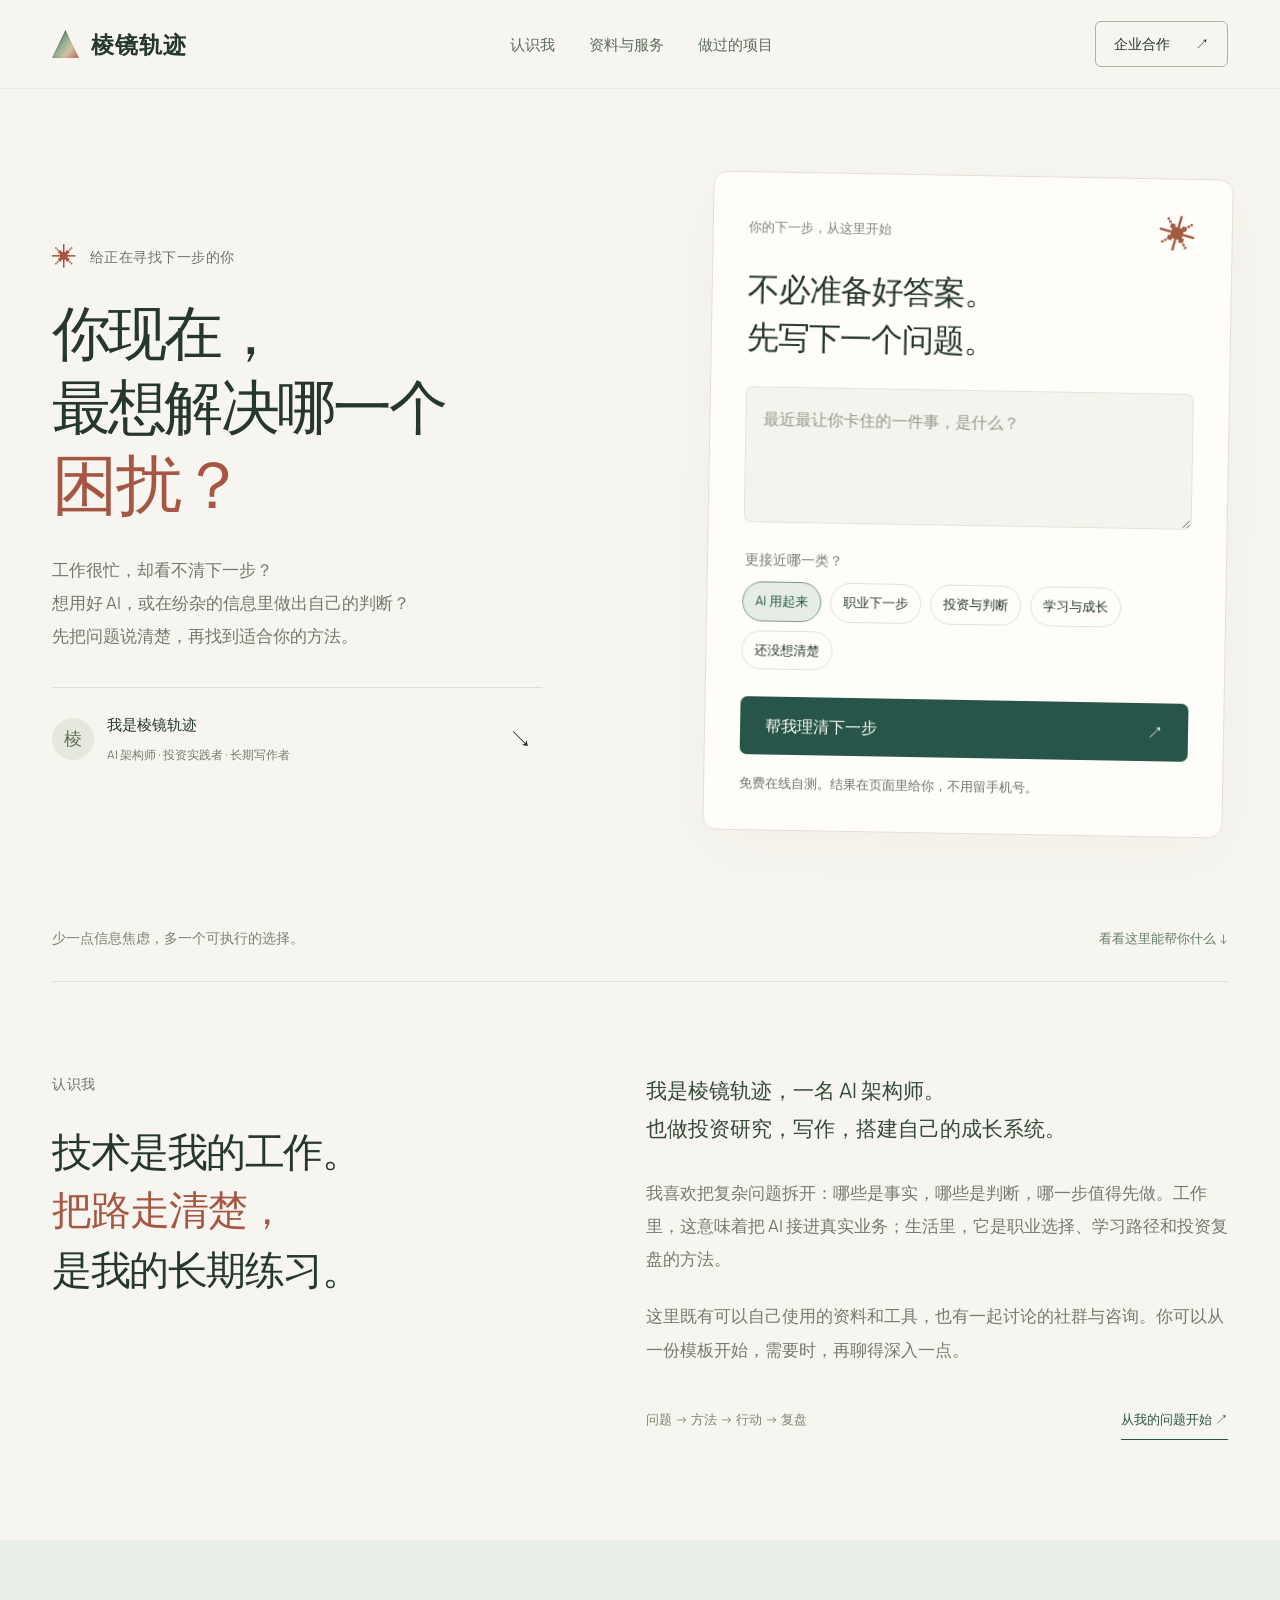
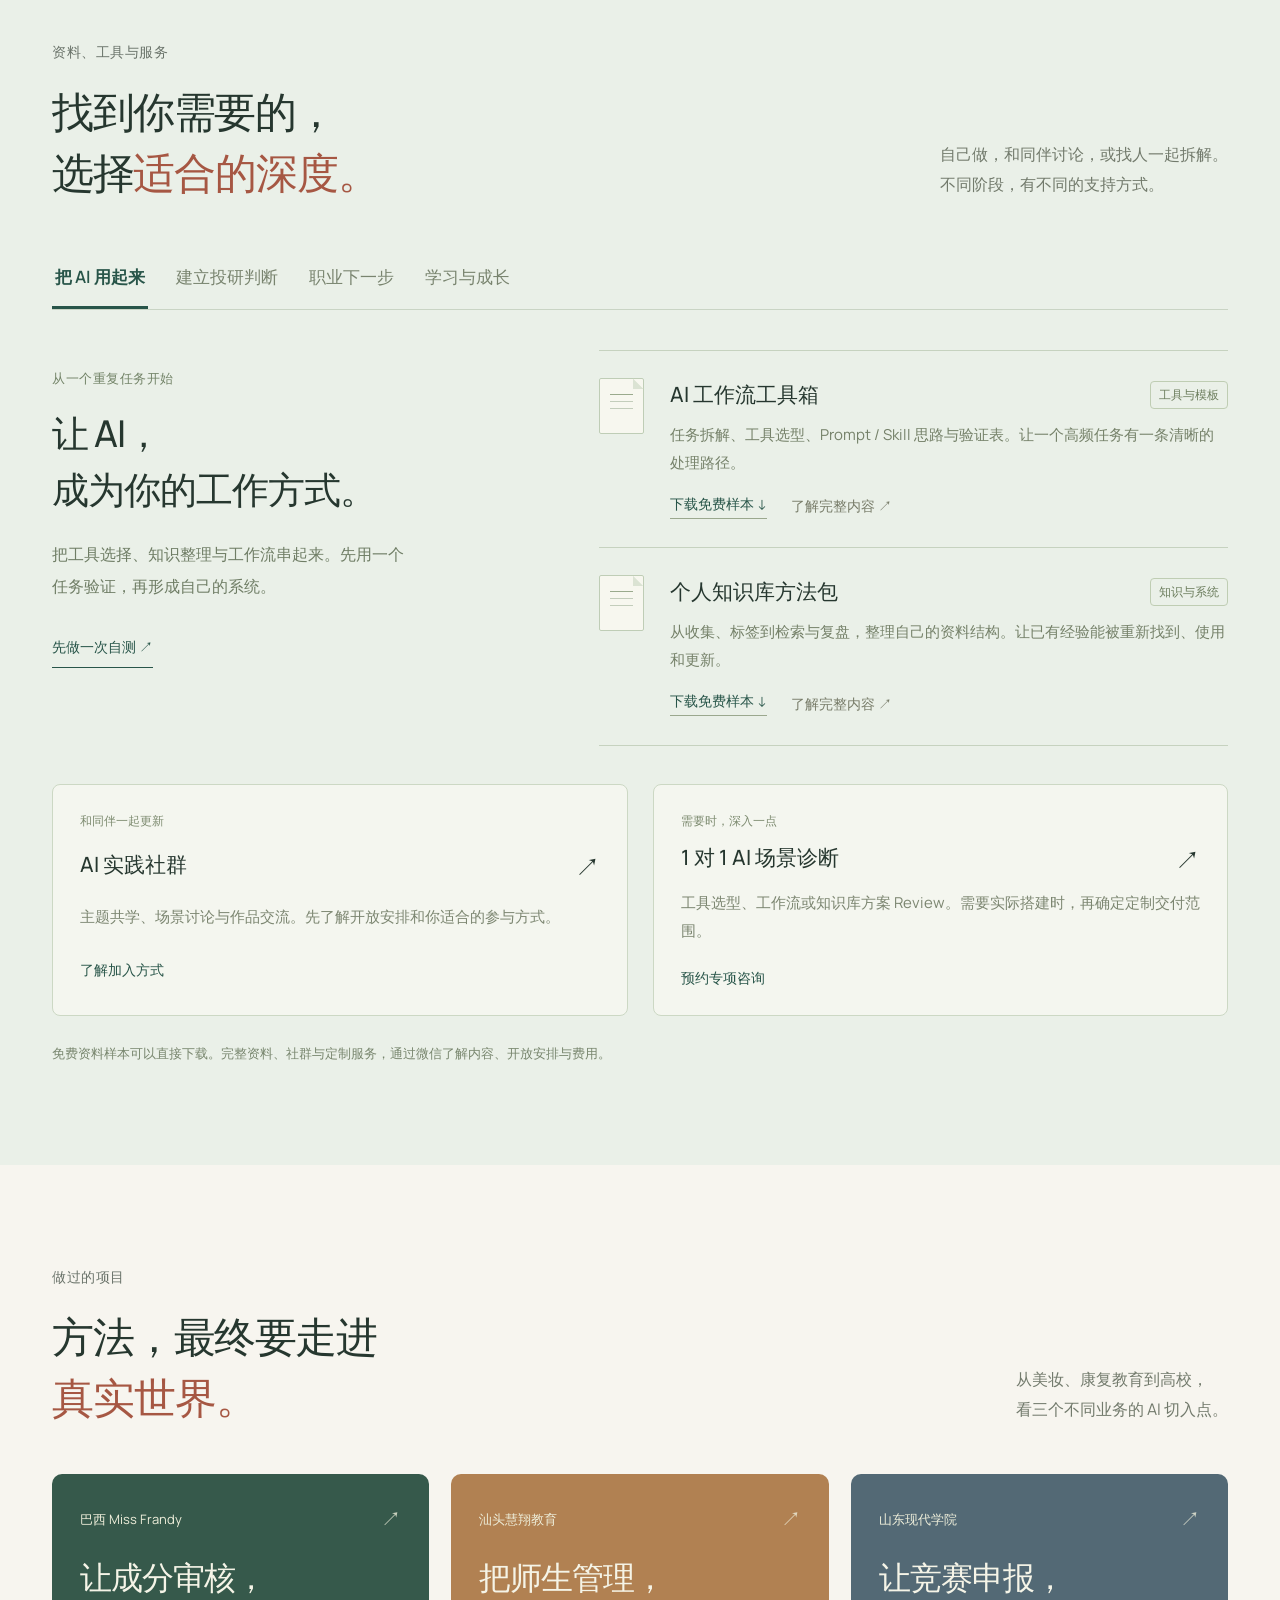
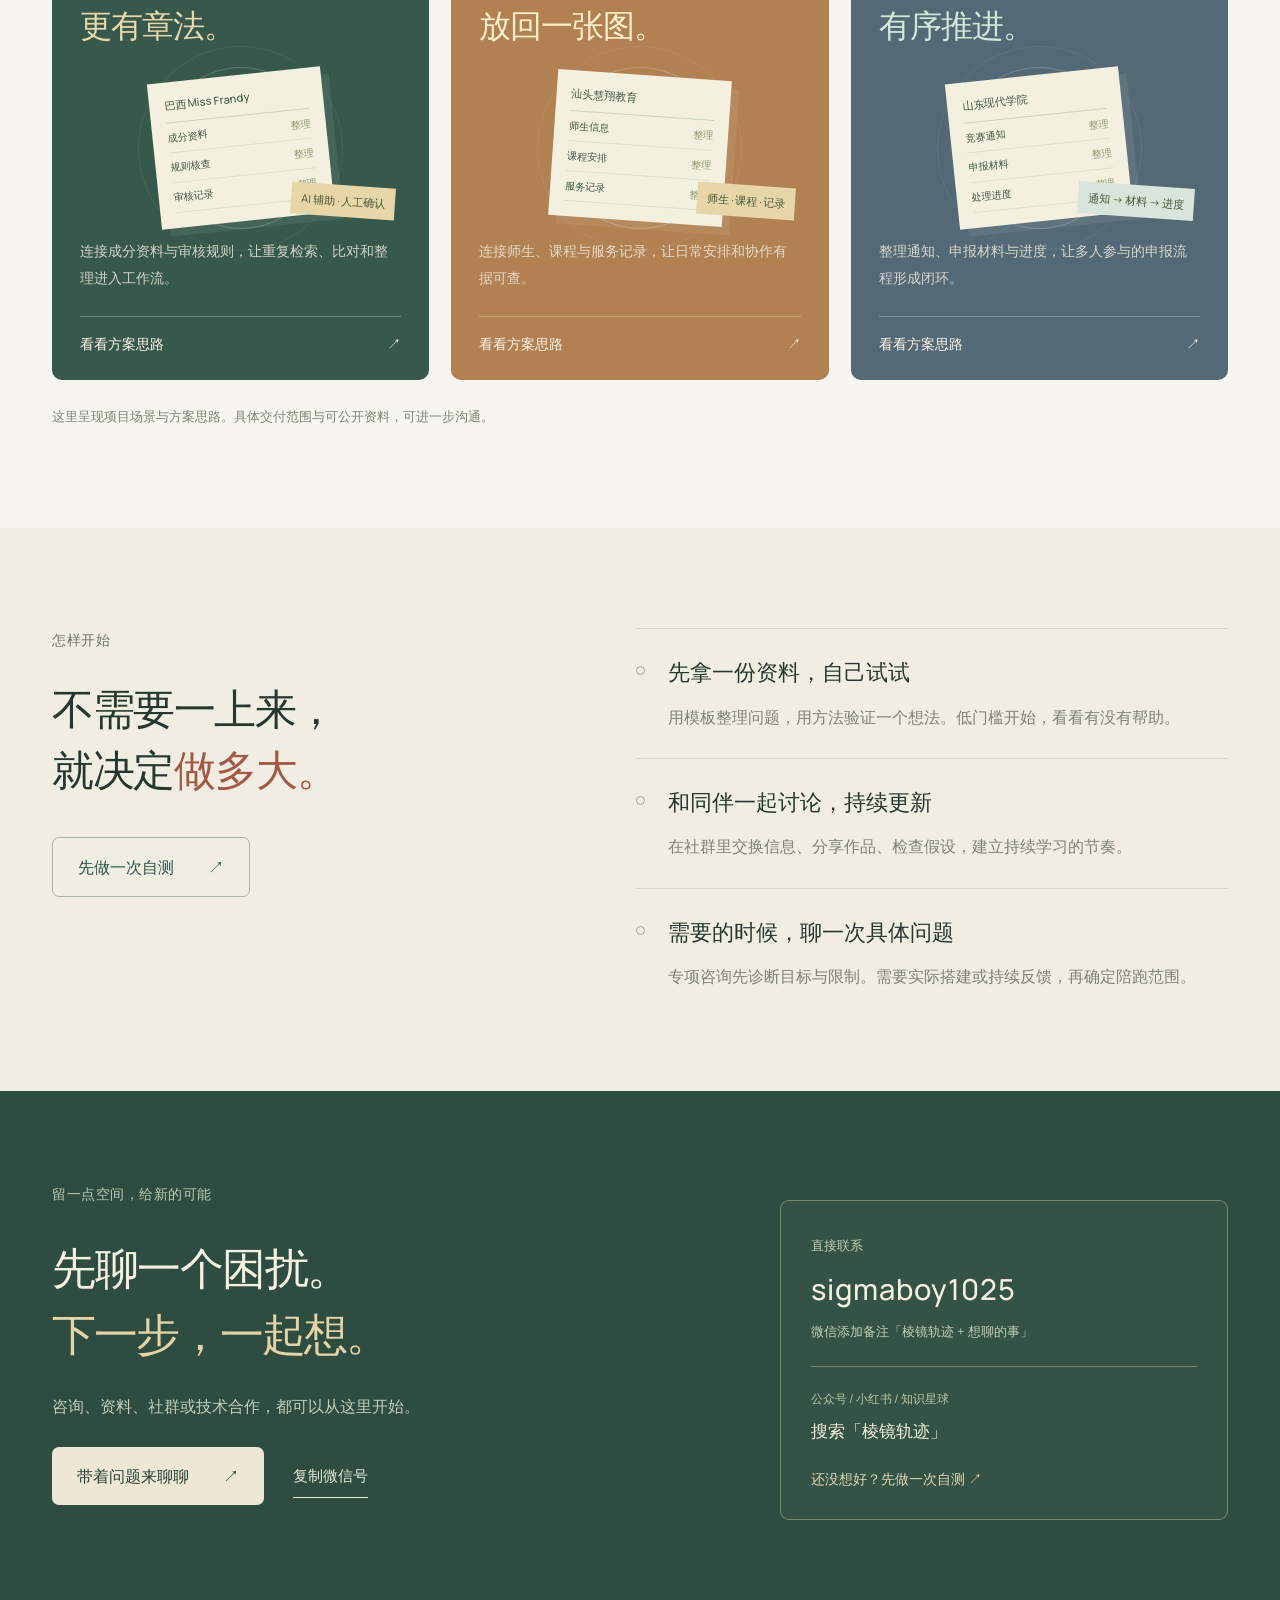
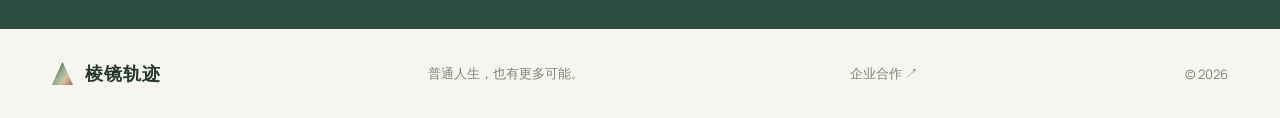
<file: index.html>
<!doctype html>
<html lang="zh-CN">
<head>
  <meta charset="utf-8">
  <meta name="viewport" content="width=device-width, initial-scale=1">
  <title>棱镜轨迹｜从你的困扰，找到下一步</title>
  <meta name="description" content="你现在最想解决哪一个困扰？从在线自测开始，发现适合你的 AI 工具与知识库、职业方法、投研资料与社群，再按需进入专项咨询。">
  <meta name="theme-color" content="#f7f5ef">
  <link rel="canonical" href="https://lazygrowth.top/">
  <meta property="og:title" content="棱镜轨迹｜从你的困扰，找到下一步">
  <meta property="og:description" content="AI 架构师、投资实践者与长期写作者。资料、工具、社群和咨询，从你现在的问题出发。">
  <meta property="og:type" content="website">
  <meta property="og:url" content="https://lazygrowth.top/">
  <link rel="icon" href="./assets/favicon.svg" type="image/svg+xml">
  <link rel="stylesheet" href="./assets/site.css">
  <script src="./assets/site.js" defer></script>
</head>
<body data-page="personal" data-root="./">
  <a class="skip" href="#main">跳转到正文</a>
  <header class="site-header">
    <div class="container header-inner">
      <a class="brand" href="./"><span class="brand-mark" aria-hidden="true"></span><span>棱镜轨迹</span></a>
      <nav class="desktop-nav" aria-label="主导航"><a href="#about">认识我</a><a href="#products">资料与服务</a><a href="#cases">做过的项目</a></nav>
      <div class="header-actions"><a class="audience-link" href="./enterprise/">企业合作 <span aria-hidden="true">↗</span></a><button class="menu-toggle" type="button" aria-expanded="false" aria-controls="mobile-nav" aria-label="展开导航"><span></span><span></span></button></div>
    </div>
    <nav class="mobile-nav container" id="mobile-nav" aria-label="手机导航" hidden><a href="#about">认识我</a><a href="#products">资料与服务</a><a href="#cases">做过的项目</a><a href="./assessment/">在线自测</a></nav>
  </header>
  <main id="main">
    <section class="hero container">
      <div class="hero-copy">
        <p class="eyebrow"><span class="little-star" aria-hidden="true">✳</span> 给正在寻找下一步的你</p>
        <h1>你现在，<br>最想解决哪一个<br><span class="serif-accent">困扰？</span></h1>
        <p class="hero-description">工作很忙，却看不清下一步？<br>想用好 AI，或在纷杂的信息里做出自己的判断？<br>先把问题说清楚，再找到适合你的方法。</p>
        <div class="hero-byline"><span class="byline-mark" aria-hidden="true">棱</span><div><b>我是棱镜轨迹</b><span>AI 架构师 · 投资实践者 · 长期写作者</span></div><a href="#about" aria-label="了解棱镜轨迹">↘</a></div>
      </div>
      <div class="question-card">
        <div class="question-card-top"><span>你的下一步，从这里开始</span><span class="hand-star" aria-hidden="true">✳</span></div>
        <h2>不必准备好答案。<br>先写下一个问题。</h2>
        <form id="hero-form">
          <label for="hero-problem" class="sr-only">你现在最大的困扰</label>
          <textarea id="hero-problem" name="problem" required maxlength="1200" placeholder="最近最让你卡住的一件事，是什么？"></textarea>
          <fieldset class="topic-fieldset"><legend>更接近哪一类？</legend><div class="topic-pills">
            <label><input type="radio" name="topic" value="ai" checked><span>AI 用起来</span></label>
            <label><input type="radio" name="topic" value="career"><span>职业下一步</span></label>
            <label><input type="radio" name="topic" value="invest"><span>投资与判断</span></label>
            <label><input type="radio" name="topic" value="growth"><span>学习与成长</span></label>
            <label><input type="radio" name="topic" value="unsure"><span>还没想清楚</span></label>
          </div></fieldset>
          <button type="submit" class="button primary full-width">帮我理清下一步 <span aria-hidden="true">↗</span></button>
          <p class="form-note">免费在线自测。结果在页面里给你，不用留手机号。</p>
        </form>
      </div>
    </section>
    <div class="intro-strip container"><span>少一点信息焦虑，多一个可执行的选择。</span><a href="#products">看看这里能帮你什么 <span aria-hidden="true">↓</span></a></div>
    <section class="about-section section" id="about"><div class="container about-grid"><div><p class="eyebrow">认识我</p><h2>技术是我的工作。<br><span class="serif-accent">把路走清楚，</span><br>是我的长期练习。</h2></div><div class="about-copy"><p class="large-copy">我是棱镜轨迹，一名 AI 架构师。<br>也做投资研究，写作，搭建自己的成长系统。</p><p>我喜欢把复杂问题拆开：哪些是事实，哪些是判断，哪一步值得先做。工作里，这意味着把 AI 接进真实业务；生活里，它是职业选择、学习路径和投资复盘的方法。</p><p>这里既有可以自己使用的资料和工具，也有一起讨论的社群与咨询。你可以从一份模板开始，需要时，再聊得深入一点。</p><div class="about-footer"><span>问题 → 方法 → 行动 → 复盘</span><a class="underlined-link" href="./assessment/">从我的问题开始 ↗</a></div></div></div></section>
    <section class="section products-section" id="products">
      <div class="container">
        <div class="section-heading"><div><p class="eyebrow">资料、工具与服务</p><h2>找到你需要的，<br>选择<span class="serif-accent">适合的深度。</span></h2></div><p>自己做，和同伴讨论，或找人一起拆解。<br>不同阶段，有不同的支持方式。</p></div>
        <div class="product-tabs" role="tablist" aria-label="选择产品方向">
          <button id="tab-ai" role="tab" aria-selected="true" aria-controls="product-panel" data-product="ai">把 AI 用起来</button>
          <button id="tab-invest" role="tab" aria-selected="false" aria-controls="product-panel" tabindex="-1" data-product="invest">建立投研判断</button>
          <button id="tab-career" role="tab" aria-selected="false" aria-controls="product-panel" tabindex="-1" data-product="career">职业下一步</button>
          <button id="tab-growth" role="tab" aria-selected="false" aria-controls="product-panel" tabindex="-1" data-product="growth">学习与成长</button>
        </div>
        <div id="product-panel" class="product-panel" role="tabpanel" aria-labelledby="tab-ai"></div>
        <p class="product-note">免费资料样本可以直接下载。完整资料、社群与定制服务，通过微信了解内容、开放安排与费用。</p>
      </div>
    </section>
    <section class="section cases-section" id="cases"><div class="container"><div class="section-heading"><div><p class="eyebrow">做过的项目</p><h2>方法，最终要走进<br><span class="serif-accent">真实世界。</span></h2></div><p>从美妆、康复教育到高校，<br>看三个不同业务的 AI 切入点。</p></div><div class="case-grid" data-case-grid></div><p class="case-footnote">这里呈现项目场景与方案思路。具体交付范围与可公开资料，可进一步沟通。</p></div></section>
    <section class="section choose-section"><div class="container choose-grid"><div><p class="eyebrow">怎样开始</p><h2>不需要一上来，<br>就决定<span class="serif-accent">做多大。</span></h2><a class="button secondary" href="./assessment/">先做一次自测 <span aria-hidden="true">↗</span></a></div><div class="choose-list"><article><span class="choose-dot"></span><div><h3>先拿一份资料，自己试试</h3><p>用模板整理问题，用方法验证一个想法。低门槛开始，看看有没有帮助。</p></div></article><article><span class="choose-dot"></span><div><h3>和同伴一起讨论，持续更新</h3><p>在社群里交换信息、分享作品、检查假设，建立持续学习的节奏。</p></div></article><article><span class="choose-dot"></span><div><h3>需要的时候，聊一次具体问题</h3><p>专项咨询先诊断目标与限制。需要实际搭建或持续反馈，再确定陪跑范围。</p></div></article></div></div></section>
    <section class="connect-section" id="connect"><div class="container connect-grid"><div><p class="eyebrow">留一点空间，给新的可能</p><h2>先聊一个困扰。<br><span class="serif-accent">下一步，一起想。</span></h2><p>咨询、资料、社群或技术合作，都可以从这里开始。</p><div class="button-row"><button type="button" class="button cream-button" data-consult="">带着问题来聊聊 <span aria-hidden="true">↗</span></button><button type="button" class="underlined-link" data-copy-wechat>复制微信号</button></div><p class="copy-status" data-copy-status role="status"></p></div><div class="contact-card"><span>直接联系</span><strong>sigmaboy1025</strong><p>微信添加备注「棱镜轨迹 + 想聊的事」</p><div class="contact-social"><span>公众号 / 小红书 / 知识星球</span><b>搜索「棱镜轨迹」</b></div><a href="./assessment/">还没想好？先做一次自测 ↗</a></div></div></section>
  </main>
  <footer class="site-footer"><div class="container footer-inner"><a class="brand" href="./"><span class="brand-mark" aria-hidden="true"></span><span>棱镜轨迹</span></a><span>普通人生，也有更多可能。</span><a href="./enterprise/">企业合作 ↗</a><span>© <span data-year>2026</span></span></div></footer>
  <noscript><p class="noscript-note">开启 JavaScript 可使用在线自测与产品浏览。你也可以直接添加微信 sigmaboy1025 咨询。</p></noscript>
</body>
</html>
</file>
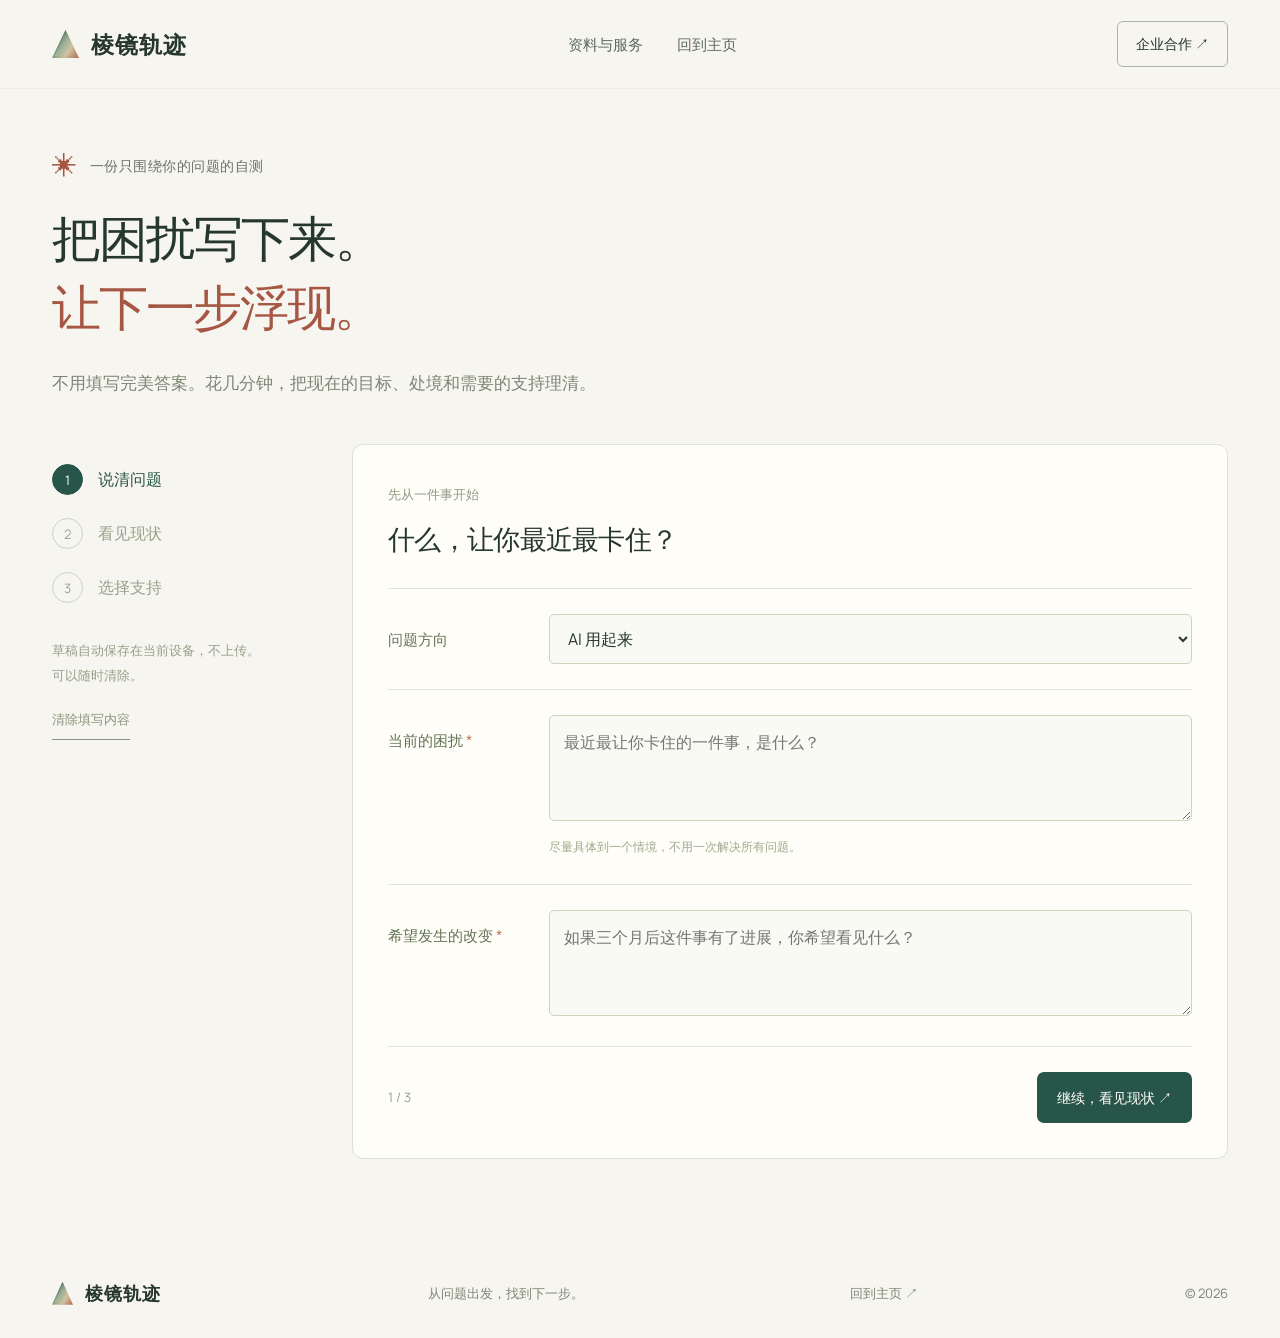
<file: assessment/index.html>
<!doctype html>
<html lang="zh-CN">
<head>
  <meta charset="utf-8"><meta name="viewport" content="width=device-width, initial-scale=1">
  <title>下一步自测｜棱镜轨迹</title>
  <meta name="description" content="从一个真实困扰开始，整理目标、现状与约束，得到一份行动建议和适合你的资料、社群与咨询路径。">
  <meta name="theme-color" content="#f7f5ef">
  <link rel="canonical" href="https://lazygrowth.top/assessment/">
  <meta property="og:title" content="下一步自测｜棱镜轨迹"><meta property="og:type" content="website"><meta property="og:url" content="https://lazygrowth.top/assessment/">
  <link rel="icon" href="../assets/favicon.svg" type="image/svg+xml"><link rel="stylesheet" href="../assets/site.css"><script src="../assets/site.js" defer></script>
</head>
<body data-page="assessment" data-root="../">
  <a class="skip" href="#main">跳转到正文</a>
  <header class="site-header"><div class="container header-inner"><a class="brand" href="../"><span class="brand-mark" aria-hidden="true"></span><span>棱镜轨迹</span></a><nav class="desktop-nav" aria-label="自测导航"><a href="../#products">资料与服务</a><a href="../">回到主页</a></nav><div class="header-actions"><a class="audience-link" href="../enterprise/">企业合作 ↗</a><button class="menu-toggle" type="button" aria-expanded="false" aria-controls="mobile-nav" aria-label="展开导航"><span></span><span></span></button></div></div><nav class="mobile-nav container" id="mobile-nav" aria-label="手机导航" hidden><a href="../">回到主页</a><a href="../#products">资料与服务</a></nav></header>
  <main id="main" class="assessment-main container">
    <div class="assessment-heading"><p class="eyebrow"><span class="little-star" aria-hidden="true">✳</span> 一份只围绕你的问题的自测</p><h1>把困扰写下来。<br><span class="serif-accent">让下一步浮现。</span></h1><p>不用填写完美答案。花几分钟，把现在的目标、处境和需要的支持理清。</p></div>
    <div class="assessment-workspace">
      <aside class="assessment-sidebar"><ol class="step-nav"><li class="current" data-step-label="0"><span>1</span><b>说清问题</b></li><li data-step-label="1"><span>2</span><b>看见现状</b></li><li data-step-label="2"><span>3</span><b>选择支持</b></li></ol><p data-storage-note>草稿自动保存在当前设备，不上传。<br>可以随时清除。</p><button type="button" class="underlined-link muted-link" id="clear-draft">清除填写内容</button><p class="storage-feedback" id="storage-status" role="status"></p></aside>
      <div class="assessment-content">
        <form id="assessment-form">
          <section class="assessment-step" data-step="0"><div class="step-heading"><span>先从一件事开始</span><h2>什么，让你最近最卡住？</h2></div><div class="form-table">
            <div class="form-row"><label for="assess-topic">问题方向</label><div><select id="assess-topic" name="topic"><option value="ai">AI 用起来</option><option value="career">职业下一步</option><option value="invest">投资与判断</option><option value="growth">学习与成长</option><option value="unsure">还没想清楚</option></select></div></div>
            <div class="form-row"><label for="assess-problem">当前的困扰 <span>*</span></label><div><textarea id="assess-problem" name="problem" required maxlength="1200" placeholder="最近最让你卡住的一件事，是什么？"></textarea><small>尽量具体到一个情境，不用一次解决所有问题。</small></div></div>
            <div class="form-row"><label for="assess-goal">希望发生的改变 <span>*</span></label><div><textarea id="assess-goal" name="goal" required maxlength="800" placeholder="如果三个月后这件事有了进展，你希望看见什么？"></textarea></div></div>
          </div></section>
          <section class="assessment-step" data-step="1" hidden><div class="step-heading"><span>把背景放到桌面上</span><h2>你站在哪里，有哪些限制？</h2></div><div class="form-table">
            <div class="form-row"><label for="assess-stage">当前阶段</label><div><select id="assess-stage" name="stage"><option value="starting">刚开始，还在找方向</option><option value="tried">尝试过，但没形成方法</option><option value="working">已经在做，需要改进</option><option value="review">想找人 Review 一次</option></select></div></div>
            <div class="form-row"><label for="assess-tried">已经尝试过</label><div><textarea id="assess-tried" name="tried" maxlength="800" placeholder="用过的工具、读过的资料、做过的尝试……选填。"></textarea></div></div>
            <div class="form-row"><label for="assess-constraint">现实约束 <span>*</span></label><div><textarea id="assess-constraint" name="constraint" required maxlength="800" placeholder="时间、预算、技能基础、信息或资源，哪一点最限制你？"></textarea></div></div>
            <div class="form-row"><label for="assess-time">每周能投入</label><div><select id="assess-time" name="time"><option value="small">不到 2 小时</option><option value="medium">2—5 小时</option><option value="large">5 小时以上</option></select></div></div>
          </div></section>
          <section class="assessment-step" data-step="2" hidden><div class="step-heading"><span>选一种舒服的开始方式</span><h2>你希望，得到怎样的支持？</h2></div><div class="support-options">
            <label><input type="radio" name="support" value="resources" checked><span><b>先拿资料，自己做</b><small>用工具、模板和方法包迈出第一步。</small></span></label>
            <label><input type="radio" name="support" value="community"><span><b>和同伴一起学</b><small>主题交流、作品反馈，持续更新。</small></span></label>
            <label><input type="radio" name="support" value="consult"><span><b>聊一次具体问题</b><small>1 对 1 诊断、选型或方案 Review。</small></span></label>
            <label><input type="radio" name="support" value="build"><span><b>需要实际搭建或持续陪跑</b><small>围绕明确目标确定交付与反馈范围。</small></span></label>
          </div><div class="form-row optional-row"><label for="assess-note">还想补充什么</label><textarea id="assess-note" name="note" maxlength="800" placeholder="你希望被理解的部分。选填。"></textarea></div><p class="form-note">结果根据填写内容和所选偏好整理，帮助你开始行动。</p></section>
          <div class="assessment-actions"><button type="button" class="button secondary" id="assess-back" hidden>← 上一步</button><span class="step-counter" id="step-counter">1 / 3</span><button type="button" class="button primary" id="assess-next">继续，看见现状 ↗</button><button type="submit" class="button primary" id="assess-submit" hidden>看看我的下一步 ↗</button></div>
        </form>
        <section class="assessment-result" id="assessment-result" aria-labelledby="result-title" hidden></section>
      </div>
    </div>
  </main>
  <footer class="site-footer"><div class="container footer-inner"><a class="brand" href="../"><span class="brand-mark" aria-hidden="true"></span><span>棱镜轨迹</span></a><span>从问题出发，找到下一步。</span><a href="../">回到主页 ↗</a><span>© <span data-year>2026</span></span></div></footer>
  <noscript><p class="noscript-note">在线自测需要 JavaScript。你也可以直接添加微信 sigmaboy1025，说说你的问题。</p></noscript>
</body>
</html>
</file>
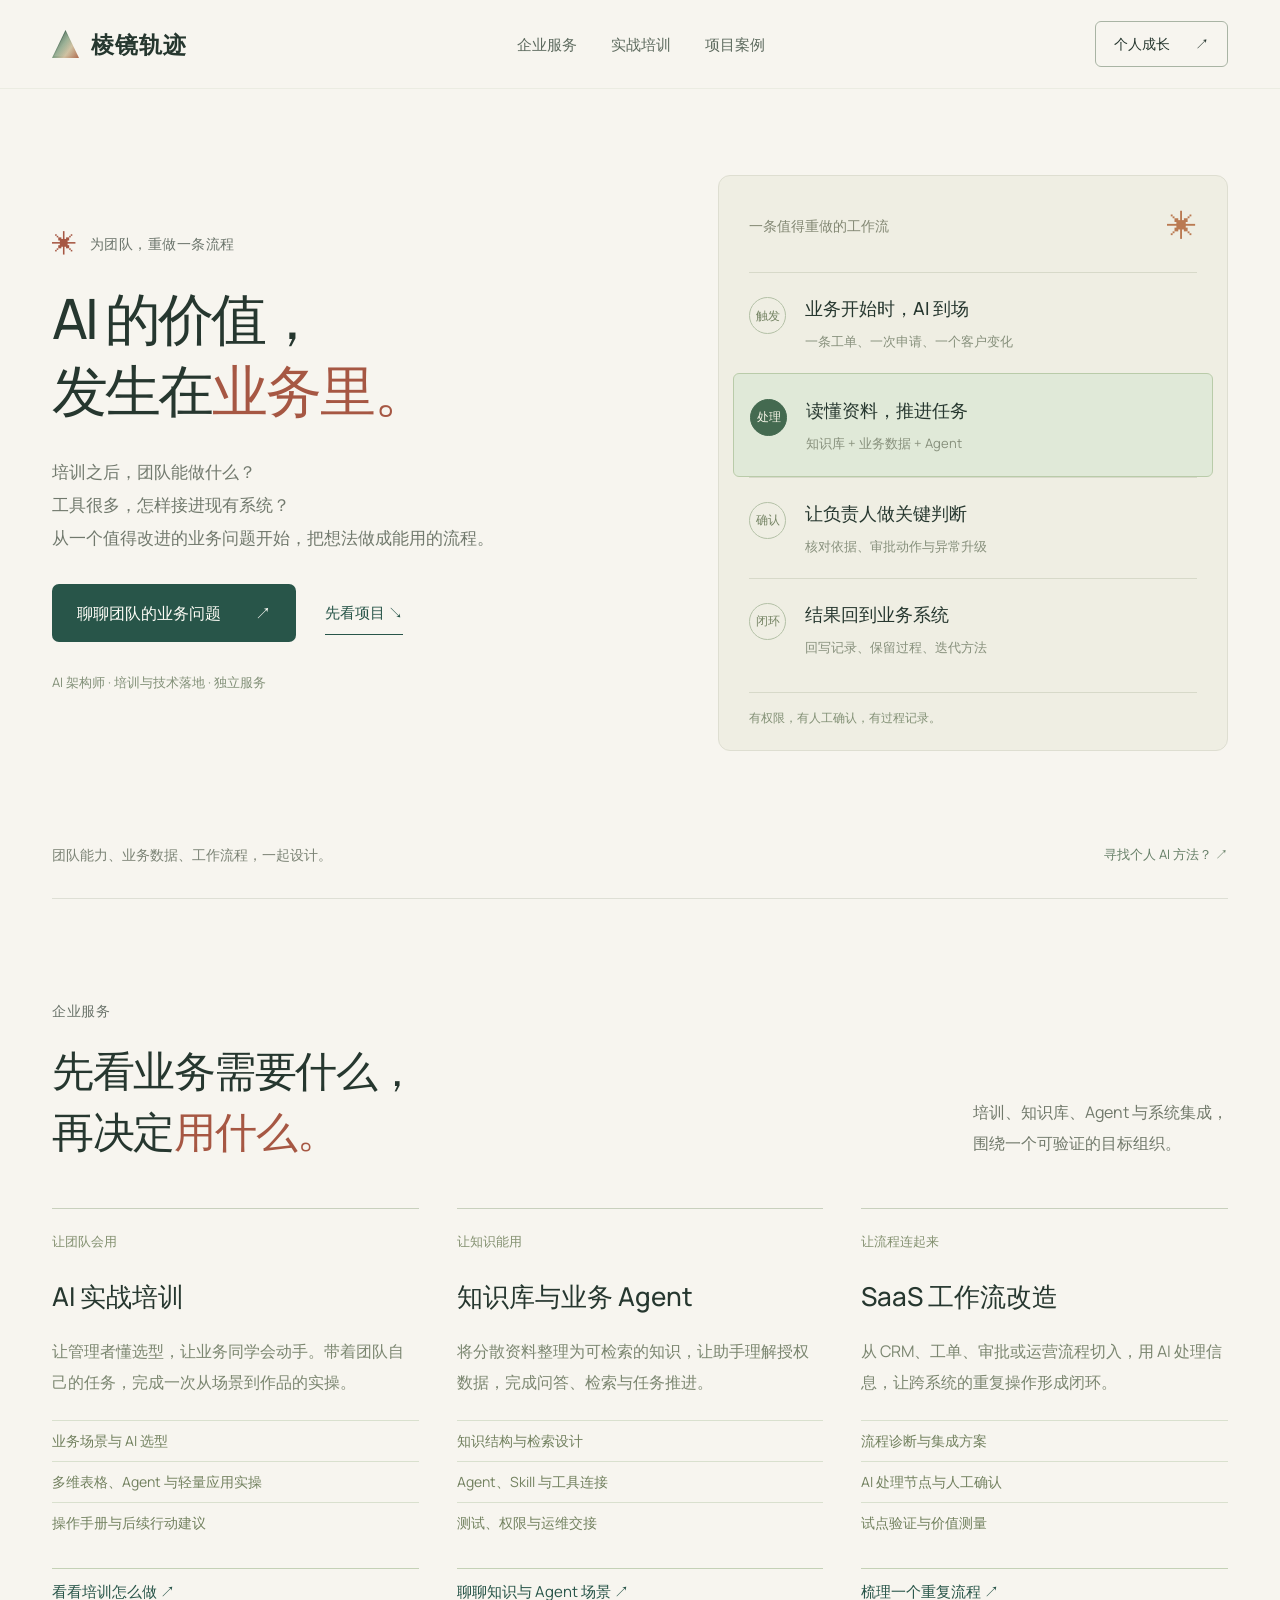
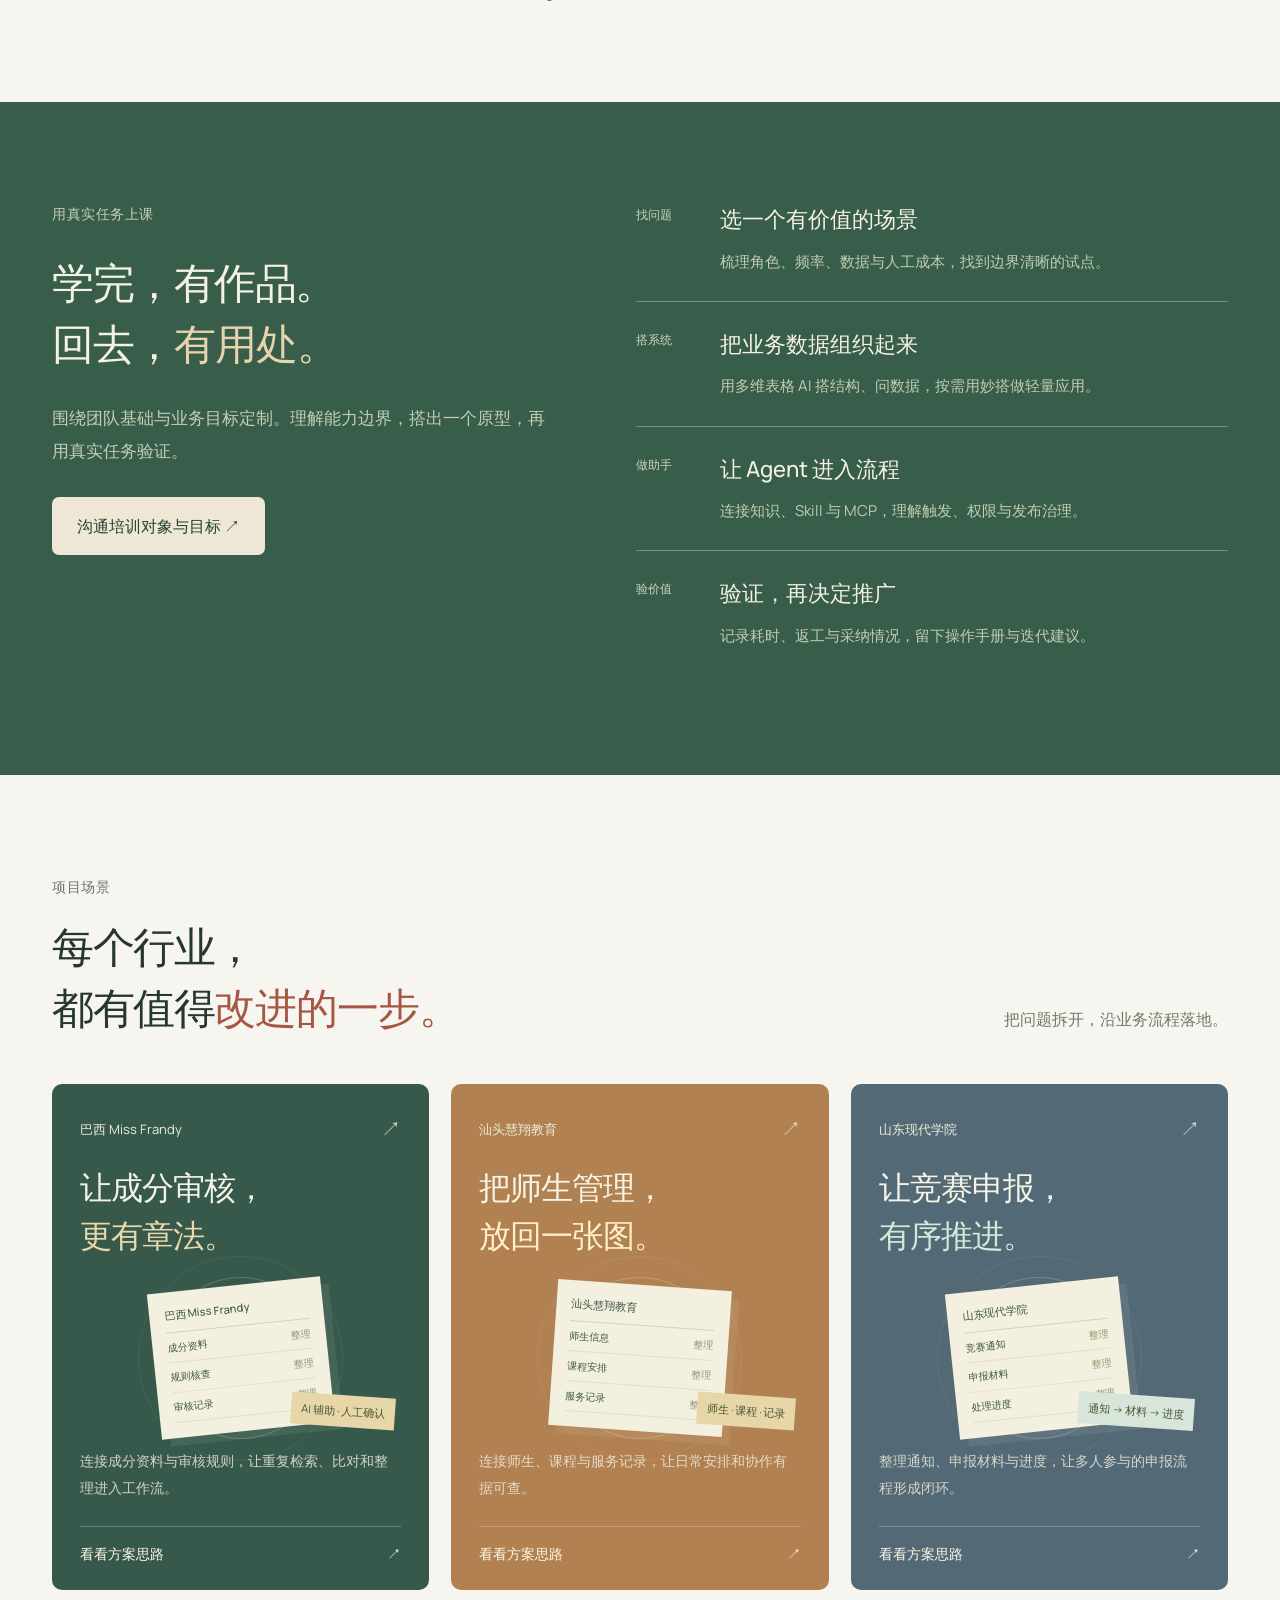
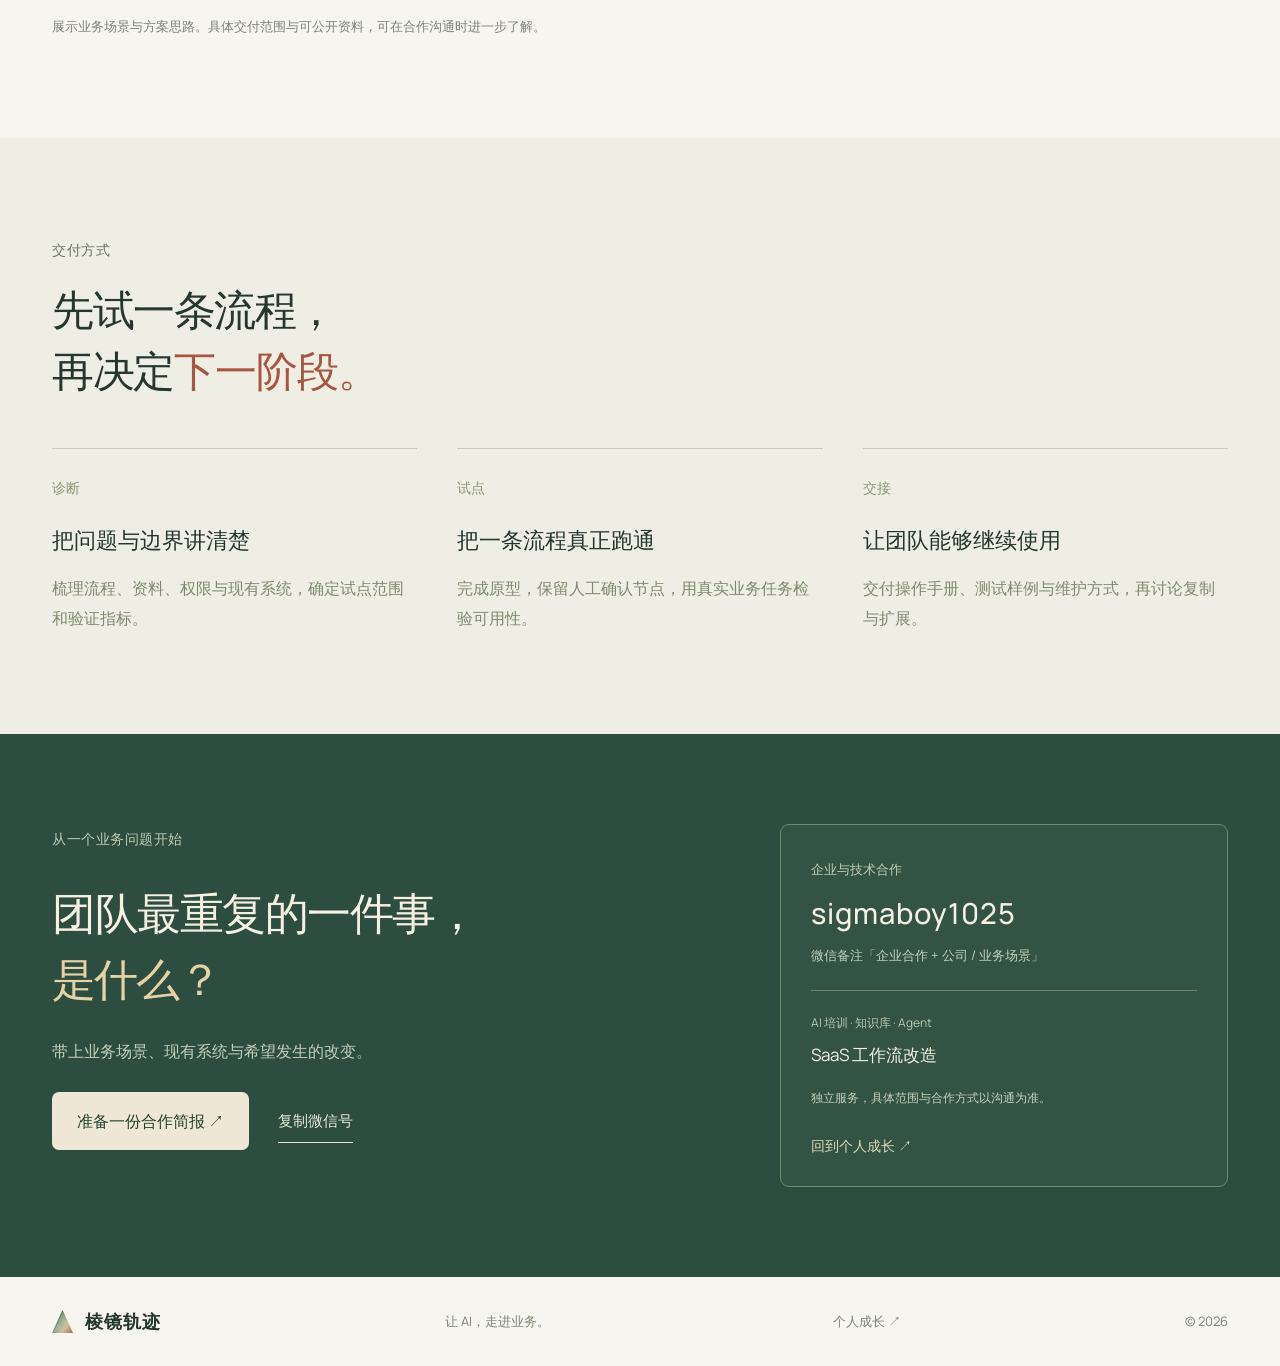
<file: enterprise/index.html>
<!doctype html>
<html lang="zh-CN">
<head>
  <meta charset="utf-8"><meta name="viewport" content="width=device-width, initial-scale=1">
  <title>AI 培训、知识库与 Agent 落地｜棱镜轨迹</title>
  <meta name="description" content="从一个业务问题开始，提供团队 AI 实战培训、知识库与 Agent 建设、SaaS 工作流改造，让工具进入团队真正的工作。">
  <meta name="theme-color" content="#f7f5ef">
  <link rel="canonical" href="https://lazygrowth.top/enterprise/">
  <meta property="og:title" content="AI 培训、知识库与 Agent 落地｜棱镜轨迹">
  <meta property="og:description" content="AI 架构师的独立服务。从一个流程试点开始，连接业务、数据与团队。">
  <meta property="og:type" content="website"><meta property="og:url" content="https://lazygrowth.top/enterprise/">
  <link rel="icon" href="../assets/favicon.svg" type="image/svg+xml"><link rel="stylesheet" href="../assets/site.css"><script src="../assets/site.js" defer></script>
</head>
<body data-page="enterprise" data-root="../">
  <a class="skip" href="#main">跳转到正文</a>
  <header class="site-header"><div class="container header-inner"><a class="brand" href="../"><span class="brand-mark" aria-hidden="true"></span><span>棱镜轨迹</span></a><nav class="desktop-nav" aria-label="企业导航"><a href="#solutions">企业服务</a><a href="#training">实战培训</a><a href="#cases">项目案例</a></nav><div class="header-actions"><a class="audience-link" href="../">个人成长 <span aria-hidden="true">↗</span></a><button class="menu-toggle" type="button" aria-expanded="false" aria-controls="mobile-nav" aria-label="展开导航"><span></span><span></span></button></div></div><nav class="mobile-nav container" id="mobile-nav" aria-label="手机导航" hidden><a href="#solutions">企业服务</a><a href="#training">实战培训</a><a href="#cases">项目案例</a><a href="#connect">合作沟通</a></nav></header>
  <main id="main">
    <section class="enterprise-hero hero container"><div class="hero-copy"><p class="eyebrow"><span class="little-star" aria-hidden="true">✳</span> 为团队，重做一条流程</p><h1>AI 的价值，<br>发生在<span class="serif-accent">业务里。</span></h1><p class="hero-description">培训之后，团队能做什么？<br>工具很多，怎样接进现有系统？<br>从一个值得改进的业务问题开始，把想法做成能用的流程。</p><div class="button-row"><button class="button primary" type="button" data-consult="企业场景诊断">聊聊团队的业务问题 <span aria-hidden="true">↗</span></button><a class="underlined-link" href="#cases">先看项目 ↘</a></div><p class="hero-credential">AI 架构师 · 培训与技术落地 · 独立服务</p></div><div class="business-board"><div class="board-heading"><span>一条值得重做的工作流</span><span aria-hidden="true">✳</span></div><div class="workflow-step"><i>触发</i><div><b>业务开始时，AI 到场</b><p>一条工单、一次申请、一个客户变化</p></div></div><div class="workflow-step emphasized"><i>处理</i><div><b>读懂资料，推进任务</b><p>知识库 + 业务数据 + Agent</p></div></div><div class="workflow-step"><i>确认</i><div><b>让负责人做关键判断</b><p>核对依据、审批动作与异常升级</p></div></div><div class="workflow-step"><i>闭环</i><div><b>结果回到业务系统</b><p>回写记录、保留过程、迭代方法</p></div></div><p class="board-note">有权限，有人工确认，有过程记录。</p></div></section>
    <div class="intro-strip container"><span>团队能力、业务数据、工作流程，一起设计。</span><a href="../">寻找个人 AI 方法？ ↗</a></div>
    <section class="section" id="solutions"><div class="container"><div class="section-heading"><div><p class="eyebrow">企业服务</p><h2>先看业务需要什么，<br>再决定<span class="serif-accent">用什么。</span></h2></div><p>培训、知识库、Agent 与系统集成，<br>围绕一个可验证的目标组织。</p></div><div class="business-services">
      <article><span class="service-label">让团队会用</span><h3>AI 实战培训</h3><p>让管理者懂选型，让业务同学会动手。带着团队自己的任务，完成一次从场景到作品的实操。</p><ul><li>业务场景与 AI 选型</li><li>多维表格、Agent 与轻量应用实操</li><li>操作手册与后续行动建议</li></ul><a class="row-link" href="#training">看看培训怎么做 ↗</a></article>
      <article><span class="service-label">让知识能用</span><h3>知识库与业务 Agent</h3><p>将分散资料整理为可检索的知识，让助手理解授权数据，完成问答、检索与任务推进。</p><ul><li>知识结构与检索设计</li><li>Agent、Skill 与工具连接</li><li>测试、权限与运维交接</li></ul><button class="row-link" type="button" data-consult="知识库与业务 Agent">聊聊知识与 Agent 场景 ↗</button></article>
      <article><span class="service-label">让流程连起来</span><h3>SaaS 工作流改造</h3><p>从 CRM、工单、审批或运营流程切入，用 AI 处理信息，让跨系统的重复操作形成闭环。</p><ul><li>流程诊断与集成方案</li><li>AI 处理节点与人工确认</li><li>试点验证与价值测量</li></ul><button class="row-link" type="button" data-consult="SaaS 工作流改造">梳理一个重复流程 ↗</button></article>
    </div></div></section>
    <section class="section training-section" id="training"><div class="container training-grid"><div><p class="eyebrow">用真实任务上课</p><h2>学完，有作品。<br>回去，<span class="serif-accent">有用处。</span></h2><p>围绕团队基础与业务目标定制。理解能力边界，搭出一个原型，再用真实任务验证。</p><button class="button cream-button" type="button" data-consult="AI 实战培训">沟通培训对象与目标 ↗</button></div><div class="curriculum"><article><span>找问题</span><div><h3>选一个有价值的场景</h3><p>梳理角色、频率、数据与人工成本，找到边界清晰的试点。</p></div></article><article><span>搭系统</span><div><h3>把业务数据组织起来</h3><p>用多维表格 AI 搭结构、问数据，按需用妙搭做轻量应用。</p></div></article><article><span>做助手</span><div><h3>让 Agent 进入流程</h3><p>连接知识、Skill 与 MCP，理解触发、权限与发布治理。</p></div></article><article><span>验价值</span><div><h3>验证，再决定推广</h3><p>记录耗时、返工与采纳情况，留下操作手册与迭代建议。</p></div></article></div></div></section>
    <section class="section cases-section" id="cases"><div class="container"><div class="section-heading"><div><p class="eyebrow">项目场景</p><h2>每个行业，<br>都有值得<span class="serif-accent">改进的一步。</span></h2></div><p>把问题拆开，沿业务流程落地。</p></div><div class="case-grid" data-case-grid></div><p class="case-footnote">展示业务场景与方案思路。具体交付范围与可公开资料，可在合作沟通时进一步了解。</p></div></section>
    <section class="section delivery-section"><div class="container"><div class="section-heading"><div><p class="eyebrow">交付方式</p><h2>先试一条流程，<br>再决定<span class="serif-accent">下一阶段。</span></h2></div></div><div class="delivery-grid"><article><span>诊断</span><h3>把问题与边界讲清楚</h3><p>梳理流程、资料、权限与现有系统，确定试点范围和验证指标。</p></article><article><span>试点</span><h3>把一条流程真正跑通</h3><p>完成原型，保留人工确认节点，用真实业务任务检验可用性。</p></article><article><span>交接</span><h3>让团队能够继续使用</h3><p>交付操作手册、测试样例与维护方式，再讨论复制与扩展。</p></article></div></div></section>
    <section class="connect-section" id="connect"><div class="container connect-grid"><div><p class="eyebrow">从一个业务问题开始</p><h2>团队最重复的一件事，<br><span class="serif-accent">是什么？</span></h2><p>带上业务场景、现有系统与希望发生的改变。</p><div class="button-row"><button class="button cream-button" type="button" data-consult="企业场景诊断">准备一份合作简报 ↗</button><button class="underlined-link" type="button" data-copy-wechat>复制微信号</button></div><p class="copy-status" data-copy-status role="status"></p></div><div class="contact-card"><span>企业与技术合作</span><strong>sigmaboy1025</strong><p>微信备注「企业合作 + 公司 / 业务场景」</p><div class="contact-social"><span>AI 培训 · 知识库 · Agent</span><b>SaaS 工作流改造</b></div><p class="fine-text">独立服务，具体范围与合作方式以沟通为准。</p><a href="../">回到个人成长 ↗</a></div></div></section>
  </main>
  <footer class="site-footer"><div class="container footer-inner"><a class="brand" href="../"><span class="brand-mark" aria-hidden="true"></span><span>棱镜轨迹</span></a><span>让 AI，走进业务。</span><a href="../">个人成长 ↗</a><span>© <span data-year>2026</span></span></div></footer>
  <noscript><p class="noscript-note">你可以直接添加微信 sigmaboy1025 沟通企业服务。</p></noscript>
</body>
</html>
</file>
<file: assets/site.css>
@font-face{font-family:Manrope;src:url("./manrope-regular.ttf") format("truetype");font-weight:400;font-display:swap}
@font-face{font-family:Manrope;src:url("./manrope-medium.ttf") format("truetype");font-weight:500;font-display:swap}
@font-face{font-family:Manrope;src:url("./manrope-semibold.ttf") format("truetype");font-weight:600;font-display:swap}
:root{--paper:#f7f5ef;--ink:#26372f;--muted:#6b746b;--green:#285549;--green-pale:#e5ece5;--rose:#a65743;--sand:#e9e2d4;--line:#dedfd5;--sans:"Manrope","PingFang SC","Microsoft YaHei",sans-serif;--serif:"Songti SC","STSong","Iowan Old Style",Georgia,serif;--ease:cubic-bezier(.2,.7,.2,1)}
*{box-sizing:border-box}html{scroll-behavior:smooth;scroll-padding-top:100px}body{margin:0;background:var(--paper);color:var(--ink);font-family:var(--sans);font-size:18px;-webkit-font-smoothing:antialiased}body:has(dialog[open]){overflow:hidden}a{color:inherit;text-decoration:none}button,input,select,textarea{font:inherit}button{cursor:pointer;color:inherit}button,a{touch-action:manipulation}button{border:0}button:disabled{cursor:default}button,a,input,select,textarea{-webkit-tap-highlight-color:transparent}a:focus-visible,button:focus-visible,input:focus-visible,select:focus-visible,textarea:focus-visible{outline:3px solid #c68966;outline-offset:5px}[hidden]{display:none!important}h1,h2,h3,p{margin-top:0}p{line-height:1.9}h1,h2,h3{font-weight:500}ul,ol{margin:0;padding:0}fieldset{margin:0;padding:0;border:0}textarea{resize:vertical}::selection{background:#e3c8b7;color:#26372f}.container{width:min(1240px,calc(100% - 104px));margin-inline:auto}.skip{position:fixed;top:-100px;left:20px;z-index:100;padding:14px 22px;background:var(--green);color:white}.skip:focus{top:15px}.sr-only{position:absolute;width:1px;height:1px;padding:0;margin:-1px;overflow:hidden;clip:rect(0,0,0,0);white-space:nowrap;border:0}.serif-accent{font-family:var(--serif);font-weight:500;color:var(--rose);letter-spacing:-2px}.eyebrow{display:flex;gap:12px;align-items:center;font-size:14px;color:var(--muted);line-height:1.7;margin-bottom:26px;letter-spacing:.5px}.little-star{font-size:25px;color:var(--rose);line-height:1}.button{display:inline-flex;align-items:center;justify-content:space-between;gap:34px;padding:17px 25px;min-height:57px;font-size:16px;font-weight:500;line-height:1.5;border-radius:7px;transition:background .2s,transform .2s}.button:hover{transform:translateY(-2px)}.primary{background:var(--green);color:#fffef8}.primary:hover{background:#1b4439}.secondary{background:transparent;border:1px solid #a6b5a5;color:var(--green)}.secondary:hover{background:var(--green-pale)}.cream-button{background:#efe7d5;color:#254336}.cream-button:hover{background:#f9f2e4}.full-width{width:100%}.underlined-link{display:inline-flex;align-items:center;gap:14px;background:none;padding:8px 0;border-bottom:1px solid currentColor;color:var(--green);font-size:15px;text-align:left;line-height:1.8}.button-row{display:flex;align-items:center;flex-wrap:wrap;gap:29px}.form-note{font-size:13px;line-height:1.8;color:var(--muted);margin:17px 0 0}
.site-header{position:sticky;top:0;z-index:50;background:#f7f5eff5;border-bottom:1px solid #dce0d475;backdrop-filter:blur(14px)}.header-inner{height:88px;display:flex;justify-content:space-between;align-items:center;gap:24px}.brand{display:flex;align-items:center;gap:12px;flex-shrink:0;font-size:23px;font-weight:600;letter-spacing:1px}.brand-mark{display:block;position:relative;width:27px;height:28px;clip-path:polygon(50% 0,100% 100%,0 100%);background:linear-gradient(125deg,#25483a 20%,#8ca58a 46%,#cfbe9e 67%,#af6b4e)}.brand-mark:after{content:"";position:absolute;inset:2px;clip-path:polygon(50% 0,100% 100%,0 100%);background:linear-gradient(120deg,#d4dfc560,#26453800)}.desktop-nav{display:flex;gap:34px;font-size:15px;color:#5e6b5f}.desktop-nav a:hover,.mobile-nav a:hover{color:var(--rose)}.header-actions{display:flex;align-items:center;gap:15px}.audience-link{display:flex;gap:25px;align-items:center;font-size:14px;border:1px solid #a9b4a4;padding:12px 18px;border-radius:6px;transition:background .2s}.audience-link:hover{background:#e8eade}.menu-toggle{display:none;background:none;width:34px;height:38px;padding:6px}.menu-toggle span{height:1px;background:var(--ink);display:block;margin:7px 0;transition:transform .2s}.menu-toggle[aria-expanded=true] span:first-child{transform:translateY(4px) rotate(45deg)}.menu-toggle[aria-expanded=true] span:last-child{transform:translateY(-4px) rotate(-45deg)}.mobile-nav{display:flex;gap:20px;flex-wrap:wrap;padding:12px 0 25px;font-size:15px}
.hero{display:grid;grid-template-columns:1.1fr 1fr;gap:85px;align-items:center;padding-block:86px 68px}.hero-copy{animation:enter .65s var(--ease) both}.hero h1{font-size:clamp(48px,4.6vw,70px);line-height:1.26;letter-spacing:-2.8px;margin-bottom:26px}.hero h1 .serif-accent{font-size:1.12em}.hero-description{font-size:17px;line-height:1.95;color:#71796d;margin-bottom:35px}.hero-byline{display:flex;align-items:center;gap:13px;border-top:1px solid var(--line);padding-top:24px;max-width:490px}.byline-mark{width:42px;height:42px;display:grid;place-items:center;background:#e5e8dc;border-radius:50%;color:#64705a;font-size:18px;font-family:var(--serif)}.hero-byline b{display:block;font-size:15px;font-weight:500;margin-bottom:5px}.hero-byline span:not(.byline-mark){font-size:12px;color:#767e70}.hero-byline a{font-size:23px;margin-left:auto;padding:10px}.question-card{position:relative;padding:35px;background:#fffdfa;border:1px solid #e2e0d4;border-radius:14px;box-shadow:0 20px 65px #38412908;transform:rotate(1deg);animation:card-enter .8s .12s var(--ease) both}.question-card-top{display:flex;align-items:center;justify-content:space-between;gap:20px;font-size:13px;color:#7c8275;margin-bottom:20px}.hand-star{font-size:38px;color:#a45a3f;transform:rotate(15deg);line-height:1}.question-card h2{font-family:var(--serif);font-size:32px;line-height:1.5;letter-spacing:-1px;margin-bottom:25px}.question-card textarea{width:100%;min-height:136px;background:#f4f3ed;border:1px solid #e3e4d8;border-radius:7px;padding:17px;font-size:16px;line-height:1.8;color:var(--ink);margin-bottom:22px}.question-card textarea::placeholder{color:#92988c}.topic-fieldset legend{font-size:14px;color:#767f70;margin-bottom:12px}.topic-pills{display:flex;flex-wrap:wrap;gap:9px;margin-bottom:27px}.topic-pills label{position:relative;cursor:pointer}.topic-pills input{position:absolute;opacity:0;width:1px;height:1px}.topic-pills span{display:block;padding:9px 12px;font-size:13px;border:1px solid #dfe3d8;border-radius:24px;line-height:1.5;transition:background .2s}.topic-pills input:checked+span{background:#e5ede5;border-color:#7d9b84;color:#285549}.topic-pills input:focus-visible+span{outline:3px solid #bd845d;outline-offset:3px}.intro-strip{padding:26px 0 33px;border-bottom:1px solid var(--line);display:flex;justify-content:space-between;align-items:center;gap:28px;font-size:14px;color:#7b8375}.intro-strip a{color:#667f67;font-size:13px}
.section{padding-block:100px}.section h2{font-size:clamp(35px,3.3vw,48px);line-height:1.45;letter-spacing:-1.5px;margin-bottom:0}.section h2 .serif-accent{letter-spacing:-1px}.section-heading{display:flex;justify-content:space-between;align-items:flex-end;gap:45px;margin-bottom:45px}.section-heading .eyebrow{font-size:14px;margin-bottom:17px}.section-heading>p{font-size:16px;color:#727a6c;line-height:1.9;margin-bottom:5px}.about-grid{display:grid;grid-template-columns:1fr 1.18fr;gap:100px}.about-section{padding-block:90px 100px}.about-section h2{font-size:40px}.about-copy>p{font-size:17px;color:#737c6e;line-height:1.95;margin-bottom:24px}.about-copy .large-copy{font-size:21px;line-height:1.8;color:#35493b;margin-bottom:28px}.about-footer{display:flex;justify-content:space-between;gap:20px;align-items:center;padding-top:10px;font-size:13px;color:#7b8971}.about-footer a{font-size:13px}.products-section{background:#eaf0e8}.products-section .section-heading>p{font-size:16px}.product-tabs{display:flex;gap:25px;border-bottom:1px solid #c9d4c4;margin-bottom:40px;overflow-x:auto}.product-tabs button{flex-shrink:0;background:transparent;color:#79846f;font-size:17px;padding:16px 3px 20px;position:relative}.product-tabs button[aria-selected=true]{color:var(--green);font-weight:600}.product-tabs button[aria-selected=true]:after{content:"";position:absolute;height:3px;background:var(--green);left:0;right:0;bottom:0}.product-tabs button:focus-visible{outline-offset:-3px}.product-feature{display:grid;grid-template-columns:1fr 1.32fr;gap:70px;margin-bottom:38px}.product-feature-copy{padding:14px 0;min-width:0}.product-feature-copy>span{font-size:13px;letter-spacing:.5px;color:#728367}.product-feature-copy h3{font-size:37px;line-height:1.5;margin-block:18px 22px;font-weight:500;letter-spacing:-1px}.product-feature-copy p{font-size:16px;line-height:1.95;color:#6f7d65;margin-bottom:24px;max-width:360px}.product-feature-copy a{font-size:14px}.product-materials{border-top:1px solid #c6d2bf}.material-row{display:grid;grid-template-columns:52px 1fr;gap:19px;padding:27px 0;border-bottom:1px solid #c6d2bf}.material-icon{width:45px;height:56px;background:#f7f7ef;border:1px solid #bfcdb6;position:relative;border-radius:2px}.material-icon:before{content:"";position:absolute;left:10px;right:10px;top:15px;height:1px;background:#9aaa8d;box-shadow:0 7px 0 #c3cdbb,0 14px 0 #c3cdbb}.material-icon:after{content:"";position:absolute;right:-1px;top:-1px;width:11px;height:11px;background:#dbe3d3;clip-path:polygon(0 0,100% 100%,0 100%)}.material-title{display:flex;justify-content:space-between;align-items:center;gap:20px;margin-bottom:9px}.material-title h4{font-size:21px;font-weight:500;margin:0;line-height:1.6}.material-title>span{font-size:12px;white-space:nowrap;color:#6d7e5e;padding:4px 8px;border:1px solid #bfcdb3;border-radius:4px}.material-row p{font-size:15px;line-height:1.85;color:#758169;margin-bottom:16px}.material-actions{display:flex;gap:24px;flex-wrap:wrap;align-items:center;font-size:14px}.material-actions>a{color:var(--green);border-bottom:1px solid #9ba88e;padding-bottom:4px}.material-actions>button{color:#777b68;background:none;font-size:14px;padding:4px 0}.product-support{display:grid;grid-template-columns:1fr 1fr;gap:25px}.support-tile{display:grid;grid-template-columns:1fr auto;gap:12px 20px;padding:27px;background:#f4f6ef;border:1px solid #ccd8c4;border-radius:8px}.support-tile .support-label{grid-column:1/-1;font-size:12px;color:#7d8b70}.support-tile h4{font-size:21px;line-height:1.5;font-weight:500;margin:0}.support-tile p{grid-column:1/-1;font-size:15px;color:#7c8671;line-height:1.9;margin:0}.support-tile button{background:none;padding:0;font-size:25px;align-self:start}.support-tile .support-link{grid-column:1/-1;justify-self:start;font-size:14px;color:var(--green);padding:10px 0 0}.product-note{font-size:13px;color:#78866e;line-height:1.9;margin-top:25px;margin-bottom:0}
.cases-section{background:#f7f5ef}.case-grid{display:grid;grid-template-columns:repeat(3,1fr);gap:22px}.case-card{display:flex;flex-direction:column;min-width:0;border-radius:10px;overflow:hidden;padding:31px 28px 26px;position:relative;min-height:457px;color:#f5f4e7}.case-beauty{background:#36594b}.case-education{background:#b18152}.case-campus{background:#536975}.case-header{display:flex;justify-content:space-between;align-items:center;gap:12px;font-size:13px;color:#eeeeda;margin-bottom:21px}.case-header>span:last-child{font-size:20px;opacity:.8}.case-card h3{font-family:var(--serif);font-size:32px;line-height:1.5;font-weight:500;letter-spacing:-1px;margin-bottom:16px}.case-card h3 em{font-style:normal;color:#e8d8aa}.case-education h3 em{color:#fff0c9}.case-campus h3 em{color:#d2e8d9}.case-visual{height:144px;position:relative;display:flex;align-items:center;justify-content:center;margin:10px 0 18px;isolation:isolate}.case-visual:before{content:"";position:absolute;width:160px;height:160px;border-radius:50%;border:1px solid #fff3;z-index:-1}.case-visual:after{content:"";position:absolute;width:203px;height:203px;border-radius:50%;border:1px solid #fff1;z-index:-1}.case-mini-sheet{width:174px;background:#f4f0df;color:#3d5845;padding:15px;transform:rotate(-6deg);box-shadow:8px 8px 0 #ffffff12}.case-mini-sheet strong{font-size:11px;font-weight:500;display:block;border-bottom:1px solid #cdd4c0;padding-bottom:9px}.case-mini-sheet div{display:flex;justify-content:space-between;gap:10px;padding:7px 0;font-size:10px;border-bottom:1px solid #dce0d0}.case-mini-sheet i{font-style:normal;color:#8b986f}.case-mini-label{position:absolute;bottom:3px;right:6px;background:#e6d6a8;color:#485736;padding:8px 10px;font-size:11px;transform:rotate(4deg)}.case-education .case-mini-sheet{transform:rotate(4deg)}.case-campus .case-mini-label{background:#d7e5db}.case-card>p{font-size:14px;line-height:1.9;color:#f1eddfd4;margin-bottom:24px}.case-button{margin-top:auto;display:flex;justify-content:space-between;align-items:center;gap:17px;padding:16px 0 0;border-top:1px solid #ffffff3f;background:none;color:#fff7e7;font-size:14px;text-align:left;line-height:1.5}.case-button:hover{color:#ffe5b1}.case-footnote{font-size:13px;color:#7d8576;line-height:1.9;margin-top:24px;margin-bottom:0}.choose-section{background:#f0ede3}.choose-grid{display:grid;grid-template-columns:1fr 1.2fr;gap:90px}.choose-grid>div:first-child .button{margin-top:35px}.choose-list article{display:flex;gap:23px;border-top:1px solid #d5d9c9;padding:26px 0}.choose-list article:last-child{padding-bottom:0}.choose-dot{width:9px;height:9px;flex-shrink:0;border-radius:50%;border:1px solid #9aa98a;margin-top:11px}.choose-list h3{font-size:22px;line-height:1.6;margin-bottom:11px}.choose-list p{font-size:16px;line-height:1.9;color:#7d8474;margin-bottom:0}
.connect-section{padding-block:90px;background:#2c4d40;color:#f5f0e1}.connect-grid{display:grid;grid-template-columns:1.4fr 1fr;gap:100px;align-items:center}.connect-section .eyebrow{color:#bbcbb1;font-size:14px}.connect-section h2{font-size:44px;line-height:1.5;letter-spacing:-1.5px;margin-bottom:22px}.connect-section .serif-accent{color:#e5d2a5}.connect-section p{font-size:16px;color:#c3cfb9;line-height:1.9;margin-bottom:26px}.connect-section .underlined-link{color:#e6e8d5;font-size:15px}.copy-status{font-size:13px!important;min-height:21px;margin:13px 0 0!important}.contact-card{padding:30px;border:1px solid #73886c;background:#335344;border-radius:9px}.contact-card>span{font-size:13px;color:#c2cdb2}.contact-card>strong{display:block;font-size:29px;font-weight:500;letter-spacing:1px;margin-block:14px 10px;color:#f5f0e1}.contact-card p{font-size:13px;line-height:1.9;margin-bottom:0}.contact-social{border-top:1px solid #718467;margin-top:23px;padding-top:23px}.contact-social>span{font-size:12px;display:block;margin-bottom:11px;color:#b6c8aa}.contact-social b{font-size:17px;display:block;font-weight:400}.contact-card>a{display:block;font-size:14px;color:#e0d9b6;margin-top:26px}.site-footer{padding-block:32px;background:var(--paper);font-size:13px;color:#7c8775}.footer-inner{display:flex;justify-content:space-between;align-items:center;gap:20px}.site-footer .brand{font-size:18px;color:var(--ink)}.site-footer .brand-mark{width:21px;height:23px}.site-footer a:hover{color:var(--rose)}.noscript-note{padding:25px;margin:0;font-size:16px;background:#e7eddf}
.enterprise-hero{grid-template-columns:1.15fr 1fr;gap:80px}.enterprise-hero h1{font-size:clamp(46px,4.35vw,65px);line-height:1.3}.enterprise-hero h1 .serif-accent{font-size:1em}.enterprise-hero .hero-description{margin-bottom:30px}.hero-credential{margin-top:28px;font-size:13px;color:#829078;margin-bottom:0}.business-board{padding:29px 30px 20px;background:#efeee3;border:1px solid #deded1;border-radius:12px}.board-heading{display:flex;justify-content:space-between;align-items:center;font-size:14px;color:#838874;margin-bottom:26px}.board-heading>span:last-child{font-size:30px;color:#ba7a52}.workflow-step{position:relative;display:flex;align-items:start;gap:19px;border-top:1px solid #d7d9c9;padding:20px 0}.workflow-step i{font-style:normal;font-size:12px;border:1px solid #b3c0a6;border-radius:50%;width:37px;height:37px;flex-shrink:0;display:grid;place-items:center;margin-top:4px;color:#748363}.workflow-step b{font-size:18px;line-height:1.7;font-weight:500}.workflow-step p{font-size:13px;color:#87907c;margin:6px 0 0;line-height:1.8}.workflow-step.emphasized{background:#e0e9d8;padding:21px 16px;border:1px solid #b9cba9;border-radius:6px;margin-inline:-16px}.workflow-step.emphasized i{background:#446a50;color:#f7f6e8;border-color:#446a50}.board-note{font-size:12px;color:#829075;margin:13px 0 0;padding-top:14px;border-top:1px solid #d7d9c9}.business-services{display:grid;grid-template-columns:repeat(3,1fr);gap:38px}.business-services article{display:flex;flex-direction:column;border-top:1px solid #c8d0bd;padding-top:23px}.service-label{font-size:13px;color:#849171}.business-services h3{font-size:26px;line-height:1.5;margin-block:26px 20px}.business-services p{font-size:16px;color:#7b8670;line-height:1.95;margin-bottom:22px}.business-services ul{list-style:none;font-size:14px;color:#72815f;margin-bottom:25px}.business-services li{padding:10px 0;border-top:1px solid #d9e0ce}.row-link{font-size:15px;text-align:left;background:none;color:var(--green);padding:12px 0 0;margin-top:auto;border-top:1px solid #c4d1b6}.training-section{background:#385d4a;color:#f4f2e4}.training-section .serif-accent{color:#e6d5ac}.training-grid{display:grid;grid-template-columns:1fr 1.2fr;gap:90px}.training-section .eyebrow{color:#c4d0b8}.training-grid>div:first-child>p:not(.eyebrow){font-size:17px;color:#c1cfb5;line-height:1.95;margin:25px 0 30px}.curriculum article{display:grid;grid-template-columns:62px 1fr;gap:22px;padding:25px 0;border-top:1px solid #799375}.curriculum article:first-child{padding-top:0;border-top:0}.curriculum article>span{font-size:12px;color:#cbd5bd;margin-top:4px}.curriculum h3{font-size:22px;margin-bottom:10px;line-height:1.6}.curriculum p{font-size:15px;color:#c0ceb2;line-height:1.9;margin-bottom:0}.delivery-section{background:#efeee4}.delivery-grid{display:grid;grid-template-columns:repeat(3,1fr);gap:40px}.delivery-grid article{border-top:1px solid #c3cfb8;padding-top:25px}.delivery-grid article>span{font-size:14px;color:#8b9876}.delivery-grid h3{font-size:22px;margin-block:25px 15px;line-height:1.6}.delivery-grid p{font-size:16px;color:#7d8b6f;line-height:1.9;margin-bottom:0}.fine-text{font-size:12px!important;margin-top:20px}
.assessment-main{padding-block:64px 90px}.assessment-heading{margin-bottom:45px;max-width:780px}.assessment-heading h1{font-size:49px;line-height:1.4;letter-spacing:-1.8px;margin-bottom:24px}.assessment-heading>p:last-child{font-size:17px;color:#7c8674;line-height:1.9;margin-bottom:0}.assessment-workspace{display:grid;grid-template-columns:230px 1fr;gap:70px}.assessment-sidebar{padding-top:20px}.step-nav{list-style:none;display:grid;gap:23px}.step-nav li{display:flex;align-items:center;gap:15px;font-size:16px;color:#99a38d}.step-nav li>span{width:31px;height:31px;border:1px solid #cbd4c0;display:grid;place-items:center;border-radius:50%;font-size:13px}.step-nav li>b{font-weight:400}.step-nav li.current{color:var(--green)}.step-nav li.current>span{background:var(--green);color:white;border-color:var(--green)}.step-nav li.completed>span{background:#e1ead9;color:#587845}.assessment-sidebar>p{font-size:13px;color:#96a08a;line-height:1.9;margin-top:35px;margin-bottom:12px}.muted-link{font-size:13px;color:#8c947e}.assessment-sidebar>p.storage-feedback{margin-top:15px;font-size:12px}.assessment-content{min-width:0;background:#fffdf7;padding:35px;border:1px solid #dde2d1;border-radius:11px}.step-heading{margin-bottom:28px}.step-heading>span{font-size:13px;color:#919b82}.step-heading h2{font-size:27px;line-height:1.5;margin-top:15px;margin-bottom:0;letter-spacing:-.7px}.form-row{display:grid;grid-template-columns:140px 1fr;gap:21px;padding:25px 0;border-top:1px solid #e1e5d7;align-items:start}.form-row>label{font-size:15px;line-height:1.8;padding-top:12px;color:#637456}.form-row>label>span{color:#bb7957}.form-row textarea,.form-row input,.form-row select,.brief-output{width:100%;padding:12px 14px;font-size:16px;line-height:1.8;color:var(--ink);border:1px solid #cbd6bd;background:#f8faf3;border-radius:5px}.form-row textarea{min-height:106px}.form-row small{font-size:12px;display:block;color:#a0a88e;line-height:1.9;margin-top:10px}.assessment-actions{display:flex;gap:20px;align-items:center;justify-content:flex-end;padding-top:25px;border-top:1px solid #e1e5d7}.assessment-actions .button{font-size:14px;min-height:51px;padding:14px 20px}.step-counter{font-size:13px;color:#94a184;margin-right:auto}.support-options{display:grid;gap:12px;margin-bottom:25px}.support-options>label{display:flex;gap:17px;align-items:start;border:1px solid #d5dec9;padding:19px;cursor:pointer;border-radius:6px;background:#f8faf3}.support-options>label:has(input:checked){background:#eaf1e4;border-color:#8da67a}.support-options input{accent-color:var(--green);margin-top:7px;min-width:15px;height:15px}.support-options b{font-size:16px;display:block;font-weight:500;line-height:1.8}.support-options small{display:block;font-size:13px;color:#8b9a7a;line-height:1.9;margin-top:6px}.optional-row{padding-bottom:0}.assessment-result .eyebrow{font-size:13px}.assessment-result h2{font-size:30px;line-height:1.5;letter-spacing:-1px;margin-bottom:22px}.result-note{font-size:14px;color:#89987b;margin-bottom:27px}.result-summary{border-top:1px solid #d9e1ce}.result-summary>div{display:grid;grid-template-columns:100px 1fr;gap:20px;padding:19px 0;border-bottom:1px solid #d9e1ce;font-size:15px;line-height:1.9}.result-summary dt{color:#8a9879}.result-summary dd{margin:0;white-space:pre-wrap;overflow-wrap:anywhere}.first-action{background:#eaf0e2;padding:25px;margin-block:27px;border-left:3px solid #8aa570}.first-action h3{font-size:19px;margin-bottom:13px}.first-action p{font-size:15px;color:#6f805d;line-height:1.9;margin:0}.result-next h3{font-size:21px;line-height:1.7;margin-bottom:14px}.result-next>p{font-size:15px;color:#8c997d;line-height:1.9}.result-links{display:grid;gap:10px;margin-top:20px}.result-links a{font-size:15px;padding:16px;border:1px solid #d9e2cd;background:#f4f8ec;display:flex;justify-content:space-between;gap:18px;color:var(--green);line-height:1.7}.result-actions{display:flex;flex-wrap:wrap;gap:14px;margin-top:28px}.result-actions .button{font-size:14px;padding:13px 18px;min-height:49px;gap:17px}.assessment-result .underlined-link{font-size:14px}.result-brief-label{display:block;font-size:14px;margin:26px 0 12px;color:#879678}.brief-output{min-height:159px;font-size:14px;line-height:1.9;resize:vertical}.result-status{font-size:13px;color:#78945e;line-height:1.9;min-height:22px;margin-top:15px;margin-bottom:0}.result-footer{display:flex;align-items:center;flex-wrap:wrap;gap:25px;border-top:1px solid #d9e3ca;padding-top:24px;margin-top:23px}.assessment-main .assessment-content .form-note{font-size:13px}
dialog{padding:0;border:1px solid #d5ddc8;border-radius:11px;color:var(--ink);background:#fcfbf5;width:min(660px,calc(100% - 32px));max-height:90dvh;box-shadow:0 30px 100px #18281930}dialog::backdrop{background:#24392bd9;backdrop-filter:blur(8px)}.dialog-inner{padding:38px;position:relative}.dialog-close{position:absolute;right:16px;top:15px;background:none;font-size:25px;padding:4px;width:37px;height:37px;color:#8a947d;line-height:1}.dialog-inner .eyebrow{font-size:13px;margin-bottom:17px}.dialog-inner h2{font-size:29px;line-height:1.5;margin-bottom:19px;letter-spacing:-1px;padding-right:24px}.dialog-intro{font-size:15px;color:#819171;line-height:1.9;margin-bottom:24px}.lead-form label{display:block;font-size:14px;margin-bottom:9px;color:#667954}.lead-form input,.lead-form select,.lead-form textarea{width:100%;font-size:16px;padding:12px;border:1px solid #c9d5ba;border-radius:5px;background:#f8faf0;color:var(--ink);line-height:1.8;margin-bottom:20px}.lead-form textarea{min-height:109px}.field-row{display:grid;grid-template-columns:1fr 1.15fr;gap:17px}.lead-form .button{width:100%;font-size:15px}.dialog-fine{font-size:12px;color:#8e9b7d;line-height:1.9;margin-top:17px;margin-bottom:0}.brief-result{padding-top:23px;margin-top:27px;border-top:1px solid #d0dbbf}.brief-result h3{font-size:18px;margin-bottom:15px}.brief-result>label{font-size:13px;color:#829569;display:block;margin-bottom:10px}.dialog-actions{display:flex;gap:20px;flex-wrap:wrap;align-items:center;margin-top:18px}.dialog-actions .button{font-size:14px;min-height:49px;padding:13px 20px}.dialog-actions .underlined-link{font-size:14px}.copy-feedback{font-size:13px;color:#68894b;min-height:21px;margin:14px 0 0;line-height:1.9}.case-detail-block{border-top:1px solid #d5dfc7;padding-top:20px;margin-top:22px}.case-detail-block h3{font-size:17px;margin-bottom:12px}.case-detail-block p,.case-detail-block li{font-size:15px;color:#859773;line-height:1.95}.case-detail-block p{margin-bottom:0}.case-detail-block ul{list-style:none}.case-detail-block li{padding:5px 0}.case-detail-block li:before{content:"→";margin-right:10px;color:#779455}.case-dialog-note{font-size:12px;color:#9aa58a;line-height:1.9;margin-block:24px}.case-dialog .button{font-size:15px}
@keyframes enter{from{opacity:0;transform:translateY(15px)}to{opacity:1;transform:translateY(0)}}@keyframes card-enter{from{opacity:0;transform:translateY(15px) rotate(1deg)}to{opacity:1;transform:translateY(0) rotate(1deg)}}
@media(max-width:1100px){.container{width:calc(100% - 72px)}.hero{gap:45px;padding-block:70px 60px}.hero h1{font-size:53px}.hero-description{font-size:16px}.question-card{padding:28px}.question-card h2{font-size:28px}.about-grid{gap:60px}.about-section h2{font-size:35px}.about-copy .large-copy{font-size:20px}.product-feature{gap:45px}.product-feature-copy h3{font-size:33px}.material-title h4{font-size:19px}.case-card{padding:26px 22px;min-height:468px}.case-card h3{font-size:28px}.case-header{font-size:12px}.case-card>p{font-size:14px}.connect-grid{gap:60px}.connect-section h2{font-size:38px}.choose-grid{gap:65px}.business-services{gap:26px}.business-services h3{font-size:24px}.enterprise-hero{gap:45px}.enterprise-hero h1{font-size:52px}.training-grid{gap:60px}.assessment-workspace{gap:42px;grid-template-columns:195px 1fr}.assessment-content{padding:28px}.form-row{grid-template-columns:115px 1fr;gap:15px}.assessment-heading h1{font-size:45px}}
@media(max-width:800px){.container{width:calc(100% - 48px)}.header-inner{height:78px}.desktop-nav{display:none}.menu-toggle{display:block}.hero{grid-template-columns:1fr;gap:38px;padding-block:47px 49px}.hero-copy{max-width:650px}.hero h1{font-size:59px;line-height:1.2}.hero h1>br:nth-child(2){display:none}.hero-description{font-size:17px}.hero-byline{max-width:560px}.question-card{max-width:640px;width:100%;padding:32px;transform:none;animation:enter .8s .12s var(--ease) both}.question-card h2{font-size:31px}.intro-strip{padding-block:20px 28px;font-size:13px}.section{padding-block:74px}.section h2{font-size:37px}.section-heading{gap:30px;margin-bottom:36px}.section-heading>p{font-size:14px;max-width:240px}.about-grid{grid-template-columns:1fr;gap:32px}.about-section h2 br:nth-child(2){display:none}.about-copy .large-copy{font-size:23px}.product-feature{grid-template-columns:1fr;gap:22px;margin-bottom:28px}.product-feature-copy{padding:0}.product-feature-copy h3{font-size:32px}.product-feature-copy h3 br{display:none}.product-feature-copy p{max-width:600px;margin-bottom:16px}.product-tabs{gap:23px;margin-bottom:29px}.product-tabs button{font-size:16px}.product-materials{margin-top:10px}.product-feature-copy a{font-size:15px}.product-support{gap:17px}.support-tile{padding:23px}.case-grid{grid-template-columns:1fr;gap:20px}.case-card{display:grid;grid-template-columns:1.1fr 1fr;column-gap:25px;min-height:345px;padding:27px 30px}.case-header{grid-column:1;align-self:start;font-size:14px;margin-bottom:18px}.case-header>span:last-child{display:none}.case-card h3{grid-column:1;grid-row:2;align-self:start;font-size:31px}.case-visual{grid-column:2;grid-row:1/4;min-height:175px;height:100%;margin:0}.case-card>p{grid-column:1;align-self:start;margin-bottom:14px;font-size:15px}.case-button{grid-column:1/-1;margin-top:16px}.case-mini-sheet{width:192px;padding:18px}.case-mini-label{right:2px;bottom:22px;font-size:12px}.choose-grid{grid-template-columns:1fr;gap:38px}.choose-grid>div:first-child .button{margin-top:26px}.choose-grid h2 br{display:none}.choose-list h3{font-size:23px}.connect-grid{grid-template-columns:1fr 1fr;gap:30px}.connect-section h2{font-size:33px}.connect-section p{font-size:15px}.contact-card{padding:25px}.contact-card>strong{font-size:24px}.footer-inner{flex-wrap:wrap;gap:22px}.footer-inner>span:nth-child(2){display:none}.enterprise-hero{grid-template-columns:1fr;gap:40px}.enterprise-hero h1{font-size:57px}.business-board{max-width:650px}.business-services{grid-template-columns:1fr;gap:38px}.business-services article{display:grid;grid-template-columns:1fr 1fr;column-gap:35px}.service-label{grid-column:1/-1}.business-services h3{grid-column:1;grid-row:2;align-self:start;margin-top:24px}.business-services p{grid-column:1;grid-row:3;align-self:start;margin-bottom:20px}.business-services ul{grid-column:2;grid-row:2/4;align-self:center;font-size:16px}.business-services .row-link{grid-column:1/-1;margin-top:0}.training-grid{grid-template-columns:1fr;gap:45px}.training-grid>div:first-child>p:not(.eyebrow){max-width:570px}.delivery-grid{gap:26px}.delivery-grid h3{font-size:19px}.delivery-grid p{font-size:15px}.assessment-main{padding-block:45px 60px}.assessment-workspace{grid-template-columns:1fr;gap:25px}.assessment-sidebar{padding-top:0}.step-nav{display:flex;justify-content:space-between;gap:20px}.step-nav li{gap:10px;font-size:15px}.assessment-sidebar>p{display:inline-block;margin:20px 22px 0 0;font-size:12px}.assessment-sidebar>p br{display:none}.assessment-sidebar>p.storage-feedback{display:block;margin:12px 0 0}.assessment-content{padding:31px}.assessment-heading{margin-bottom:30px}.assessment-heading h1{font-size:41px}.form-row{grid-template-columns:125px 1fr;gap:18px}}
@media(max-width:520px){body{font-size:16px}html{scroll-padding-top:85px}.container{width:calc(100% - 40px)}.header-inner{height:70px;gap:13px}.brand{font-size:19px;gap:9px;letter-spacing:.5px}.brand-mark{width:23px;height:25px}.header-actions{gap:7px}.audience-link{font-size:12px;padding:9px 12px;gap:15px}.menu-toggle{width:28px;padding:5px}.mobile-nav{font-size:15px;gap:14px 20px}.hero{padding-top:33px;gap:28px;padding-bottom:31px}.eyebrow{font-size:13px;gap:10px;margin-bottom:20px}.little-star{font-size:23px}.hero h1{font-size:clamp(36px,10.4vw,43px);line-height:1.32;letter-spacing:-1.8px;margin-bottom:22px}.hero h1>br:nth-child(2){display:block}.hero h1 .serif-accent{font-size:1.15em}.hero-description{font-size:16px;line-height:1.85;margin-bottom:26px}.hero-description>br:nth-child(2){display:none}.hero-byline{padding-top:20px;gap:12px}.hero-byline b{font-size:14px}.hero-byline span:not(.byline-mark){font-size:11px;line-height:1.6}.byline-mark{width:37px;height:37px;font-size:16px;flex-shrink:0}.hero-byline a{font-size:22px;padding:5px}.question-card{padding:25px 22px;border-radius:10px}.question-card-top{font-size:12px;margin-bottom:19px}.hand-star{font-size:29px}.question-card h2{font-size:27px;line-height:1.5;letter-spacing:-.5px;margin-bottom:22px}.question-card textarea{font-size:16px;min-height:129px;padding:14px;margin-bottom:19px}.topic-fieldset legend{font-size:13px}.topic-pills{gap:8px;margin-bottom:22px}.topic-pills span{font-size:12px;padding:9px 12px}.button{min-height:52px;padding:16px 21px;gap:24px;font-size:15px}.form-note{font-size:12px;line-height:1.85}.intro-strip{display:block;font-size:13px;line-height:1.9;padding-block:20px}.intro-strip a{display:block;margin-top:12px;font-size:13px}.section{padding-block:58px}.section h2{font-size:32px;line-height:1.5;letter-spacing:-1px}.section-heading{display:block;margin-bottom:29px}.section-heading .eyebrow{font-size:13px;margin-bottom:15px}.section-heading>p{font-size:15px;max-width:none;margin:19px 0 0;line-height:1.9}.section-heading>p br{display:none}.about-grid{gap:28px}.about-section h2{font-size:31px}.about-section h2 br:nth-child(2){display:block}.about-copy .large-copy{font-size:19px;line-height:1.8;margin-bottom:23px}.about-copy>p{font-size:16px;line-height:1.95;margin-bottom:20px}.about-footer{display:block;font-size:13px;line-height:1.9;padding-top:0}.about-footer a{display:inline-flex;margin-top:18px;font-size:14px}.products-section .section-heading>p{font-size:15px}.product-tabs{gap:20px;margin-bottom:29px}.product-tabs button{font-size:15px;padding:14px 0 19px}.product-feature-copy>span{font-size:12px}.product-feature-copy h3{font-size:29px;margin-block:16px 19px;line-height:1.5}.product-feature-copy p{font-size:16px;line-height:1.9}.product-feature-copy a{font-size:14px}.material-row{grid-template-columns:36px 1fr;gap:16px;padding-block:24px}.material-icon{width:33px;height:43px;margin-top:7px}.material-icon:before{left:7px;right:7px;top:13px;box-shadow:0 6px 0 #c3cdbb,0 12px 0 #c3cdbb}.material-title{display:block;margin-bottom:12px}.material-title h4{font-size:20px;line-height:1.65;margin-bottom:9px}.material-title>span{display:inline-block;font-size:11px;padding:3px 7px}.material-row p{font-size:15px;line-height:1.9}.material-actions{gap:13px 20px;font-size:13px}.material-actions>button{font-size:13px}.product-support{grid-template-columns:1fr;gap:14px}.support-tile{padding:23px}.support-tile h4{font-size:21px}.support-tile p{font-size:15px}.support-tile .support-label{font-size:12px}.support-tile .support-link{font-size:14px}.product-note{font-size:12px;line-height:1.9}.case-card{display:flex;padding:27px;min-height:450px;border-radius:8px}.case-header{font-size:14px;margin-bottom:22px}.case-header>span:last-child{display:block}.case-card h3{font-size:31px;line-height:1.5;margin-bottom:15px}.case-visual{width:100%;height:144px;min-height:144px;margin-block:9px 22px}.case-mini-sheet{width:192px;padding:15px}.case-mini-sheet strong{font-size:11px}.case-mini-sheet div{font-size:11px;padding-block:7px}.case-mini-label{font-size:11px;right:9px;bottom:7px}.case-card>p{font-size:15px;line-height:1.9;margin-bottom:21px}.case-button{font-size:14px;padding-top:18px;margin-top:auto}.case-footnote{font-size:12px;line-height:1.9}.choose-grid{gap:31px}.choose-grid h2 br{display:block}.choose-grid>div:first-child .button{font-size:14px;margin-top:23px}.choose-list article{gap:18px;padding-block:24px}.choose-list h3{font-size:20px;line-height:1.7}.choose-list p{font-size:16px;line-height:1.9}.choose-dot{margin-top:12px}.connect-section{padding-block:55px}.connect-grid{grid-template-columns:1fr;gap:27px}.connect-section h2{font-size:31px;line-height:1.5;letter-spacing:-.8px;margin-bottom:19px}.connect-section .eyebrow{font-size:12px;margin-bottom:20px}.connect-section p{font-size:16px;line-height:1.9;margin-bottom:24px}.connect-section .button-row{gap:18px}.connect-section .underlined-link{font-size:14px}.contact-card{padding:27px 23px}.contact-card>strong{font-size:29px}.contact-card p{font-size:13px;margin-bottom:0}.contact-social b{font-size:17px}.contact-card>a{font-size:14px}.site-footer{padding-block:27px}.footer-inner{font-size:12px;gap:21px}.site-footer .brand{font-size:16px;gap:8px}.site-footer .brand-mark{width:18px;height:20px}.enterprise-hero h1{font-size:39px;line-height:1.42}.enterprise-hero h1 .serif-accent{font-size:1em}.enterprise-hero .hero-description{font-size:16px;line-height:1.9}.enterprise-hero .button-row{gap:18px}.enterprise-hero .underlined-link{font-size:14px}.hero-credential{font-size:12px;margin-top:20px}.business-board{padding:23px 24px 20px}.board-heading{font-size:13px;margin-bottom:20px}.workflow-step{gap:14px;padding-block:20px}.workflow-step i{width:32px;height:32px;font-size:11px;margin-top:3px}.workflow-step b{font-size:17px;line-height:1.8}.workflow-step p{font-size:13px;line-height:1.85}.workflow-step.emphasized{padding-inline:12px;margin-inline:-12px}.board-note{font-size:12px;line-height:1.9}.business-services article{display:flex}.business-services h3{font-size:25px;margin-block:21px 18px}.business-services p{font-size:16px;line-height:1.9}.business-services ul{font-size:14px;margin-bottom:22px}.service-label{font-size:12px}.business-services .row-link{font-size:15px}.training-grid{gap:35px}.training-grid>div:first-child>p:not(.eyebrow){font-size:16px;line-height:1.9;margin-block:22px 26px}.curriculum article{grid-template-columns:44px 1fr;gap:17px;padding-block:23px}.curriculum article>span{font-size:11px;margin-top:6px}.curriculum h3{font-size:20px;line-height:1.65}.curriculum p{font-size:15px;line-height:1.9}.delivery-grid{grid-template-columns:1fr;gap:29px}.delivery-grid article{padding-top:20px}.delivery-grid h3{font-size:21px;margin-block:18px 12px}.delivery-grid p{font-size:16px}.delivery-grid article>span{font-size:13px}.assessment-main{padding-top:33px}.assessment-heading{margin-bottom:28px}.assessment-heading h1{font-size:34px;line-height:1.5;letter-spacing:-1.2px;margin-bottom:21px}.assessment-heading .eyebrow{font-size:12px;gap:8px}.assessment-heading>p:last-child{font-size:16px;line-height:1.9}.assessment-workspace{gap:20px}.step-nav{gap:10px}.step-nav li{font-size:13px;gap:7px}.step-nav li>span{width:25px;height:25px;font-size:11px}.assessment-sidebar>p{font-size:12px;margin:20px 0 10px;line-height:1.9}.muted-link{font-size:12px}.assessment-content{padding:25px 21px;border-radius:8px}.step-heading>span{font-size:12px}.step-heading h2{font-size:23px;line-height:1.55;margin-top:13px}.step-heading{margin-bottom:20px}.form-row{grid-template-columns:1fr;gap:10px;padding-block:20px}.form-row>label{padding-top:0;font-size:14px}.form-row textarea,.form-row select,.form-row input{font-size:16px;padding:11px 12px;line-height:1.8}.form-row textarea{min-height:113px}.form-row small{font-size:12px;line-height:1.9}.assessment-actions{gap:12px;padding-top:22px;flex-wrap:wrap}.assessment-actions .button{font-size:13px;padding:12px 16px;min-height:46px}.step-counter{font-size:12px;margin-right:auto}.support-options>label{padding:17px 14px;gap:12px}.support-options b{font-size:15px;line-height:1.8}.support-options small{font-size:13px;line-height:1.9}.support-options input{margin-top:6px}.assessment-result h2{font-size:26px;line-height:1.55}.result-note{font-size:13px;line-height:1.9}.result-summary>div{grid-template-columns:68px 1fr;gap:15px;font-size:14px;padding-block:16px}.first-action{padding:20px 17px}.first-action h3{font-size:18px}.first-action p{font-size:14px}.result-next h3{font-size:20px}.result-next>p{font-size:14px}.result-links a{font-size:14px;padding:14px}.result-actions{gap:11px}.result-actions .button{font-size:13px;gap:14px;padding:12px 14px}.result-brief-label{font-size:13px}.brief-output{font-size:16px;line-height:1.9}.result-footer{gap:20px}.assessment-main .assessment-content .form-note{font-size:12px}.dialog-inner{padding:32px 23px 25px}.dialog-inner h2{font-size:24px;line-height:1.55}.dialog-intro{font-size:14px}.dialog-inner .eyebrow{font-size:12px}.field-row{grid-template-columns:1fr;gap:0}.lead-form label{font-size:13px}.lead-form textarea,.lead-form input,.lead-form select{font-size:16px}.lead-form .button{font-size:14px}.dialog-fine{font-size:12px}.case-detail-block h3{font-size:16px}.case-detail-block p,.case-detail-block li{font-size:14px;line-height:1.95}.case-dialog-note{font-size:12px}.case-dialog .button{font-size:14px}.dialog-actions{gap:15px}.dialog-actions .button{font-size:14px}.dialog-actions .underlined-link{font-size:13px}.copy-feedback{font-size:12px}}
@media(max-width:360px){.container{width:calc(100% - 32px)}.brand{font-size:17px}.audience-link{font-size:11px;padding:9px 10px;gap:10px}.header-actions{gap:5px}.question-card{padding-inline:19px}.hero h1{font-size:35px}.hero-byline span:not(.byline-mark){font-size:10px}.section h2{font-size:29px}.assessment-content{padding-inline:18px}.step-nav li{font-size:12px;gap:6px}.assessment-actions .button{font-size:12px;padding-inline:13px}.contact-card>strong{font-size:25px}}
@media(prefers-reduced-motion:reduce){html{scroll-behavior:auto}*,*:before,*:after{animation:none!important;transition:none!important}.button:hover{transform:none}}
</file>
